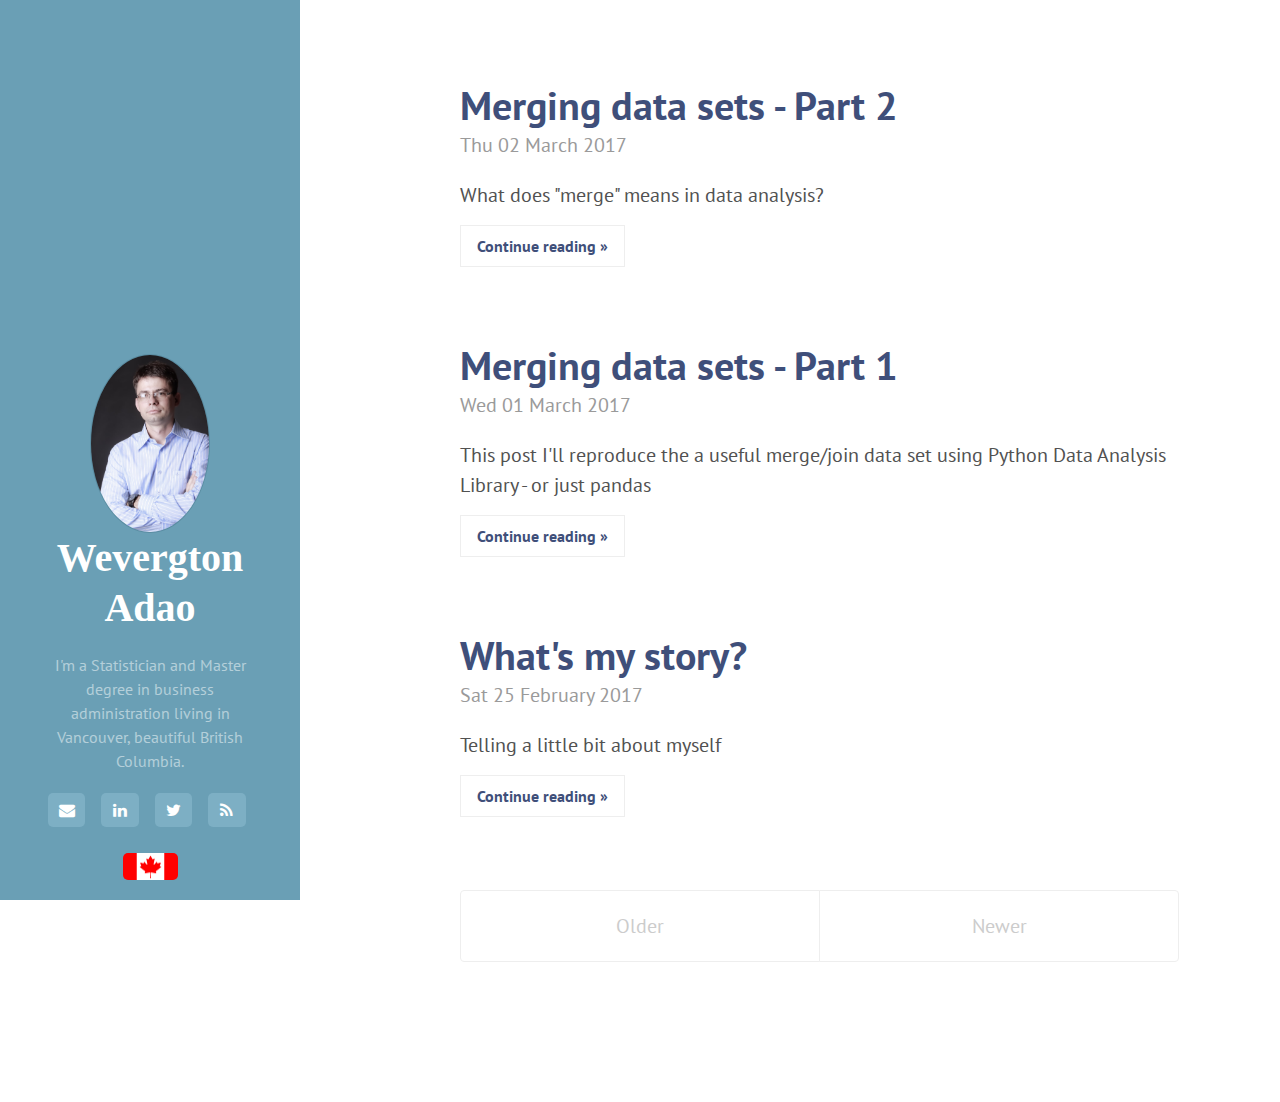
<file: index.html>
<!DOCTYPE html>
<html lang="english">
	<head>
		<link href="http://gmpg.org/xfn/11" rel="profile">
		<meta http-equiv="X-UA-Compatible" content="IE=edge">
		<meta http-equiv="content-type" content="text/html; charset=utf-8">

		<!-- Enable responsiveness on mobile devices-->
		<meta name="viewport" content="width=device-width, initial-scale=1.0, maximum-scale=1">

		<title>Data-Driven Decision Making</title>

		<!-- CSS -->
		<link href="//fonts.googleapis.com/" rel="dns-prefetch">
		<link href="//fonts.googleapis.com/css?family=Droid+Serif:400,700,400italic|Abril+Fatface|PT+Sans:400,400italic,700&amp;subset=latin,latin-ext" rel="stylesheet">

		<link rel="stylesheet" href="/theme/css/poole.css" />
		<link rel="stylesheet" href="/theme/css/hyde.css" />
		<link rel="stylesheet" href="/theme/css/syntax.css" />
		<link rel="stylesheet" href="https://maxcdn.bootstrapcdn.com/font-awesome/4.4.0/css/font-awesome.min.css">

		<!-- RSS -->
		<link rel="alternate" type="application/rss+xml" title="RSS" href="/atom.xml">
	</head>

	<body class="theme-base-0d">
<div class="sidebar">
	<div class="container sidebar-sticky">
		<div class="sidebar-about">

			<h1>
				<a href="wevergton.html">
					<img class="profile-picture" src="./images/werg_avatar.jpg"> Wevergton Adao
				</a>
			</h1>
			<p class="lead"></p>
			<p class="lead">I'm a Statistician and Master degree in business administration living in Vancouver, beautiful British Columbia.</p>
			<p></p>
		</div>
		<nav class="sidebar-nav">
			<a class="sidebar-nav-item" href="mailto:weverg@gmail.com">
				<i class="fa fa-envelope"></i>
			</a>
			<a class="sidebar-nav-item" href="https://ca.linkedin.com/in/wevergtonadao">
				<i class="fa fa-linkedin"></i>
			</a>
			<a class="sidebar-nav-item" href="https://twitter.com/werg_br">
				<i class="fa fa-twitter"></i>
			</a>	
			<a class="sidebar-nav-item" href="">
				<i class="fa fa-feed"></i>
			</a>
		</nav>
		
		<center><img src="./images/flag.png" align="middle" style="width: 25%; height: 25%; margin-top:80px;margin-bottom:0px"/></center>

	</div>
</div>		<div class="content container">
	<div class="posts">
			<div class="post">
				<h1 class="post-title" href="/Merge - Part 2.html#Merge - Part 2">
					<a href="/Merge - Part 2.html#Merge - Part 2">Merging data sets - Part 2</a>
				</h1>
				<span class="post-date">Thu 02 March 2017</span>
				<p>
					<p>What does "merge" means in data analysis?</p>
				</p>
				<a class="read-more" href="Merge - Part 2.html">Continue reading »</a>
			</div>
			<div class="post">
				<h1 class="post-title" href="/Merge - Part 1.html#Merge - Part 1">
					<a href="/Merge - Part 1.html#Merge - Part 1">Merging data sets - Part 1</a>
				</h1>
				<span class="post-date">Wed 01 March 2017</span>
				<p>
					<p>This post I'll reproduce the a useful merge/join data set using Python Data Analysis Library - or just pandas</p>
				</p>
				<a class="read-more" href="Merge - Part 1.html">Continue reading »</a>
			</div>
			<div class="post">
				<h1 class="post-title" href="/wevergton.html#wevergton">
					<a href="/wevergton.html#wevergton">What's my story?</a>
				</h1>
				<span class="post-date">Sat 25 February 2017</span>
				<p>
					<p>Telling a little bit about myself</p>
				</p>
				<a class="read-more" href="wevergton.html">Continue reading »</a>
			</div>
	</div>
	<div class="pagination">
		<span class="pagination-item older">Older</span>
		<span class="pagination-item newer">Newer</span>

	</div>
		</div>
	</body>
</html>
</file>
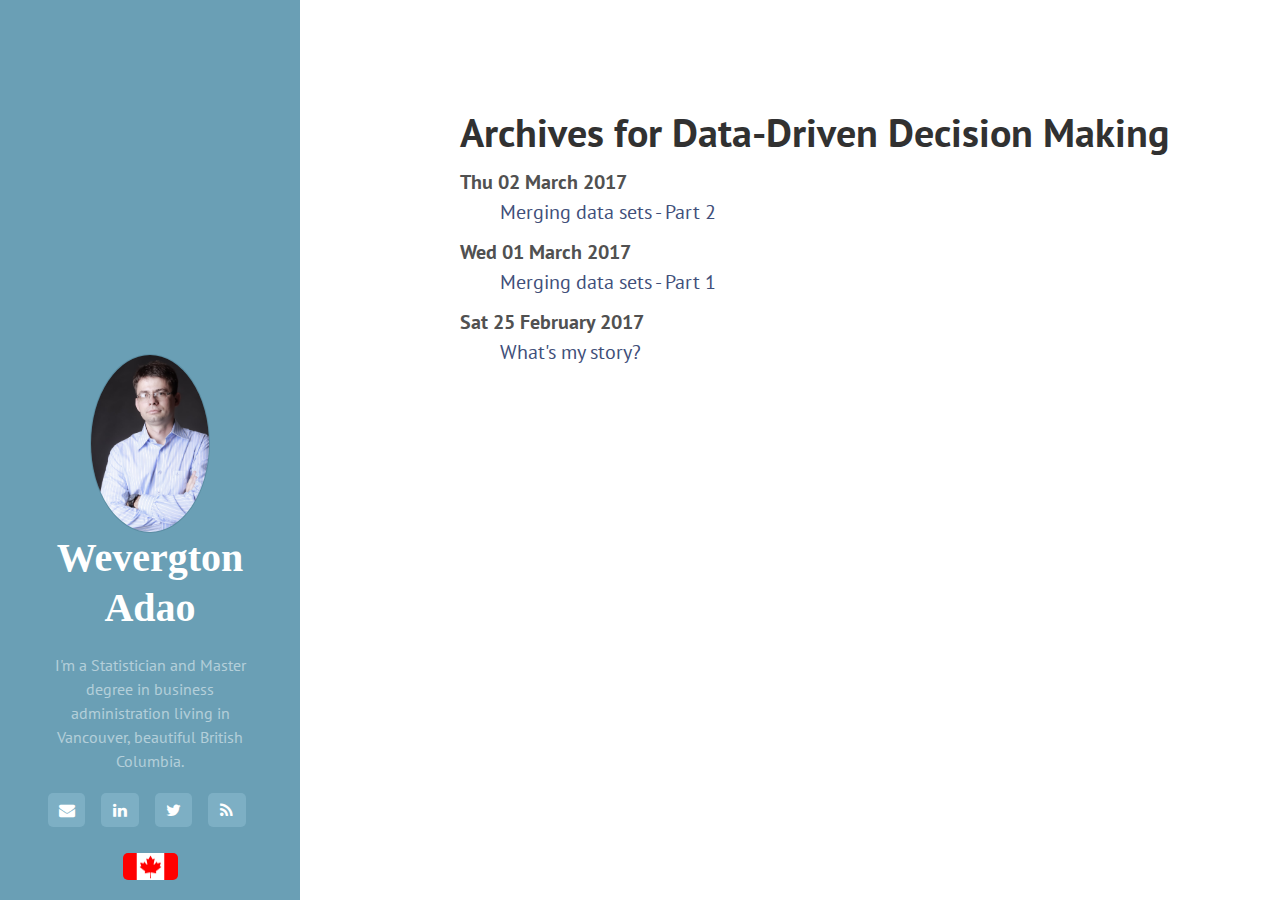
<file: archives.html>
<!DOCTYPE html>
<html lang="english">
	<head>
		<link href="http://gmpg.org/xfn/11" rel="profile">
		<meta http-equiv="X-UA-Compatible" content="IE=edge">
		<meta http-equiv="content-type" content="text/html; charset=utf-8">

		<!-- Enable responsiveness on mobile devices-->
		<meta name="viewport" content="width=device-width, initial-scale=1.0, maximum-scale=1">

		<title>Data-Driven Decision Making</title>

		<!-- CSS -->
		<link href="//fonts.googleapis.com/" rel="dns-prefetch">
		<link href="//fonts.googleapis.com/css?family=Droid+Serif:400,700,400italic|Abril+Fatface|PT+Sans:400,400italic,700&amp;subset=latin,latin-ext" rel="stylesheet">

		<link rel="stylesheet" href="/theme/css/poole.css" />
		<link rel="stylesheet" href="/theme/css/hyde.css" />
		<link rel="stylesheet" href="/theme/css/syntax.css" />
		<link rel="stylesheet" href="https://maxcdn.bootstrapcdn.com/font-awesome/4.4.0/css/font-awesome.min.css">

		<!-- RSS -->
		<link rel="alternate" type="application/rss+xml" title="RSS" href="/atom.xml">
	</head>

	<body class="theme-base-0d">
<div class="sidebar">
	<div class="container sidebar-sticky">
		<div class="sidebar-about">

			<h1>
				<a href="wevergton.html">
					<img class="profile-picture" src="./images/werg_avatar.jpg"> Wevergton Adao
				</a>
			</h1>
			<p class="lead"></p>
			<p class="lead">I'm a Statistician and Master degree in business administration living in Vancouver, beautiful British Columbia.</p>
			<p></p>
		</div>
		<nav class="sidebar-nav">
			<a class="sidebar-nav-item" href="mailto:weverg@gmail.com">
				<i class="fa fa-envelope"></i>
			</a>
			<a class="sidebar-nav-item" href="https://ca.linkedin.com/in/wevergtonadao">
				<i class="fa fa-linkedin"></i>
			</a>
			<a class="sidebar-nav-item" href="https://twitter.com/werg_br">
				<i class="fa fa-twitter"></i>
			</a>	
			<a class="sidebar-nav-item" href="">
				<i class="fa fa-feed"></i>
			</a>
		</nav>
		
		<center><img src="./images/flag.png" align="middle" style="width: 25%; height: 25%; margin-top:80px;margin-bottom:0px"/></center>

	</div>
</div>		<div class="content container">
<h1>Archives for Data-Driven Decision Making</h1>

<dl>
    <dt>Thu 02 March 2017</dt>
    <dd><a href="/Merge - Part 2.html">Merging data sets - Part 2</a></dd>
    <dt>Wed 01 March 2017</dt>
    <dd><a href="/Merge - Part 1.html">Merging data sets - Part 1</a></dd>
    <dt>Sat 25 February 2017</dt>
    <dd><a href="/wevergton.html">What's my story?</a></dd>
</dl>
		</div>
	</body>
</html>
</file>
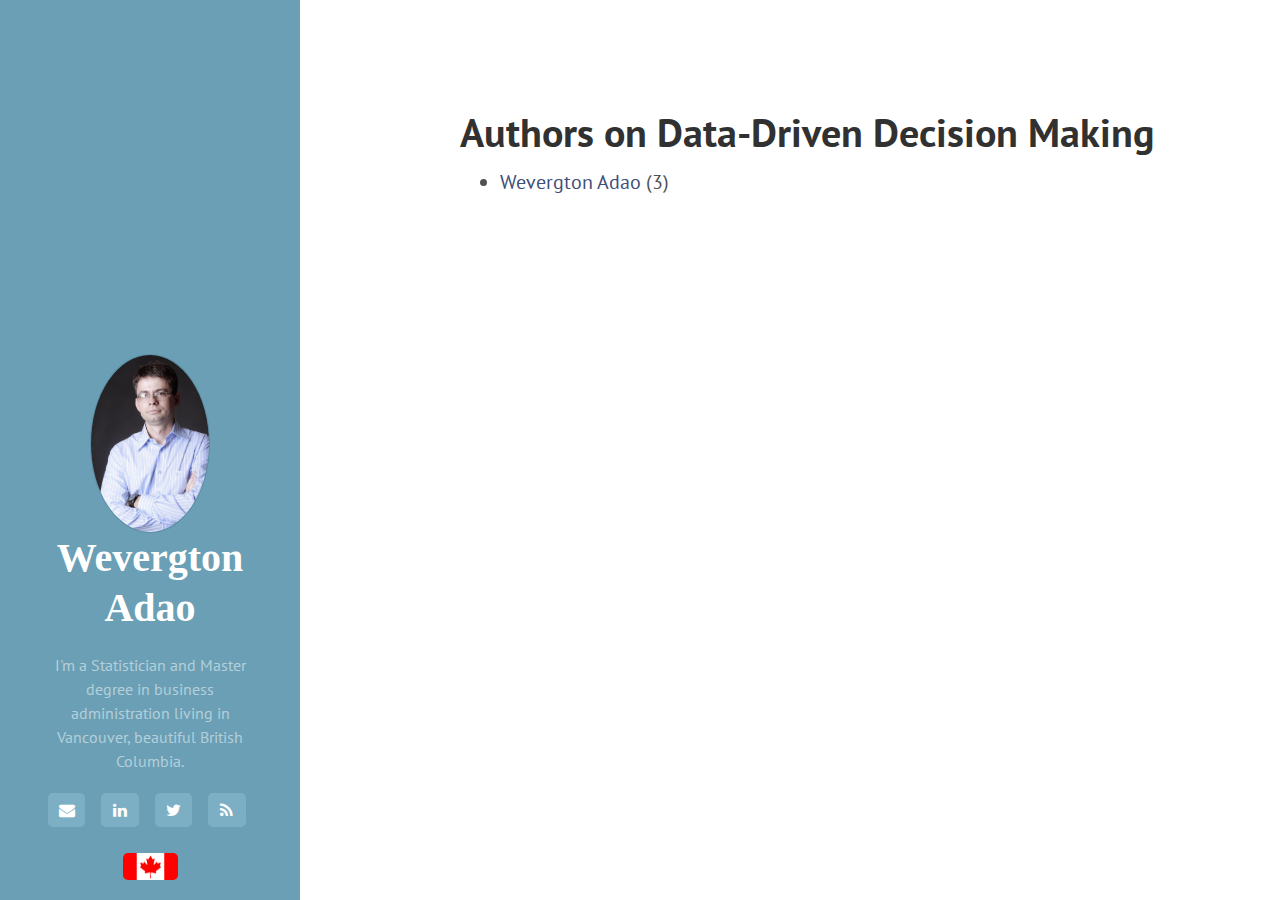
<file: authors.html>
<!DOCTYPE html>
<html lang="english">
	<head>
		<link href="http://gmpg.org/xfn/11" rel="profile">
		<meta http-equiv="X-UA-Compatible" content="IE=edge">
		<meta http-equiv="content-type" content="text/html; charset=utf-8">

		<!-- Enable responsiveness on mobile devices-->
		<meta name="viewport" content="width=device-width, initial-scale=1.0, maximum-scale=1">

		<title>Data-Driven Decision Making - Authors</title>

		<!-- CSS -->
		<link href="//fonts.googleapis.com/" rel="dns-prefetch">
		<link href="//fonts.googleapis.com/css?family=Droid+Serif:400,700,400italic|Abril+Fatface|PT+Sans:400,400italic,700&amp;subset=latin,latin-ext" rel="stylesheet">

		<link rel="stylesheet" href="/theme/css/poole.css" />
		<link rel="stylesheet" href="/theme/css/hyde.css" />
		<link rel="stylesheet" href="/theme/css/syntax.css" />
		<link rel="stylesheet" href="https://maxcdn.bootstrapcdn.com/font-awesome/4.4.0/css/font-awesome.min.css">

		<!-- RSS -->
		<link rel="alternate" type="application/rss+xml" title="RSS" href="/atom.xml">
	</head>

	<body class="theme-base-0d">
<div class="sidebar">
	<div class="container sidebar-sticky">
		<div class="sidebar-about">

			<h1>
				<a href="wevergton.html">
					<img class="profile-picture" src="./images/werg_avatar.jpg"> Wevergton Adao
				</a>
			</h1>
			<p class="lead"></p>
			<p class="lead">I'm a Statistician and Master degree in business administration living in Vancouver, beautiful British Columbia.</p>
			<p></p>
		</div>
		<nav class="sidebar-nav">
			<a class="sidebar-nav-item" href="mailto:weverg@gmail.com">
				<i class="fa fa-envelope"></i>
			</a>
			<a class="sidebar-nav-item" href="https://ca.linkedin.com/in/wevergtonadao">
				<i class="fa fa-linkedin"></i>
			</a>
			<a class="sidebar-nav-item" href="https://twitter.com/werg_br">
				<i class="fa fa-twitter"></i>
			</a>	
			<a class="sidebar-nav-item" href="">
				<i class="fa fa-feed"></i>
			</a>
		</nav>
		
		<center><img src="./images/flag.png" align="middle" style="width: 25%; height: 25%; margin-top:80px;margin-bottom:0px"/></center>

	</div>
</div>		<div class="content container">
    <h1>Authors on Data-Driven Decision Making</h1>

    <ul>        <li><a href="/author/wevergton-adao.html">Wevergton Adao</a> (3)</li>
    </ul>
		</div>
	</body>
</html>
</file>
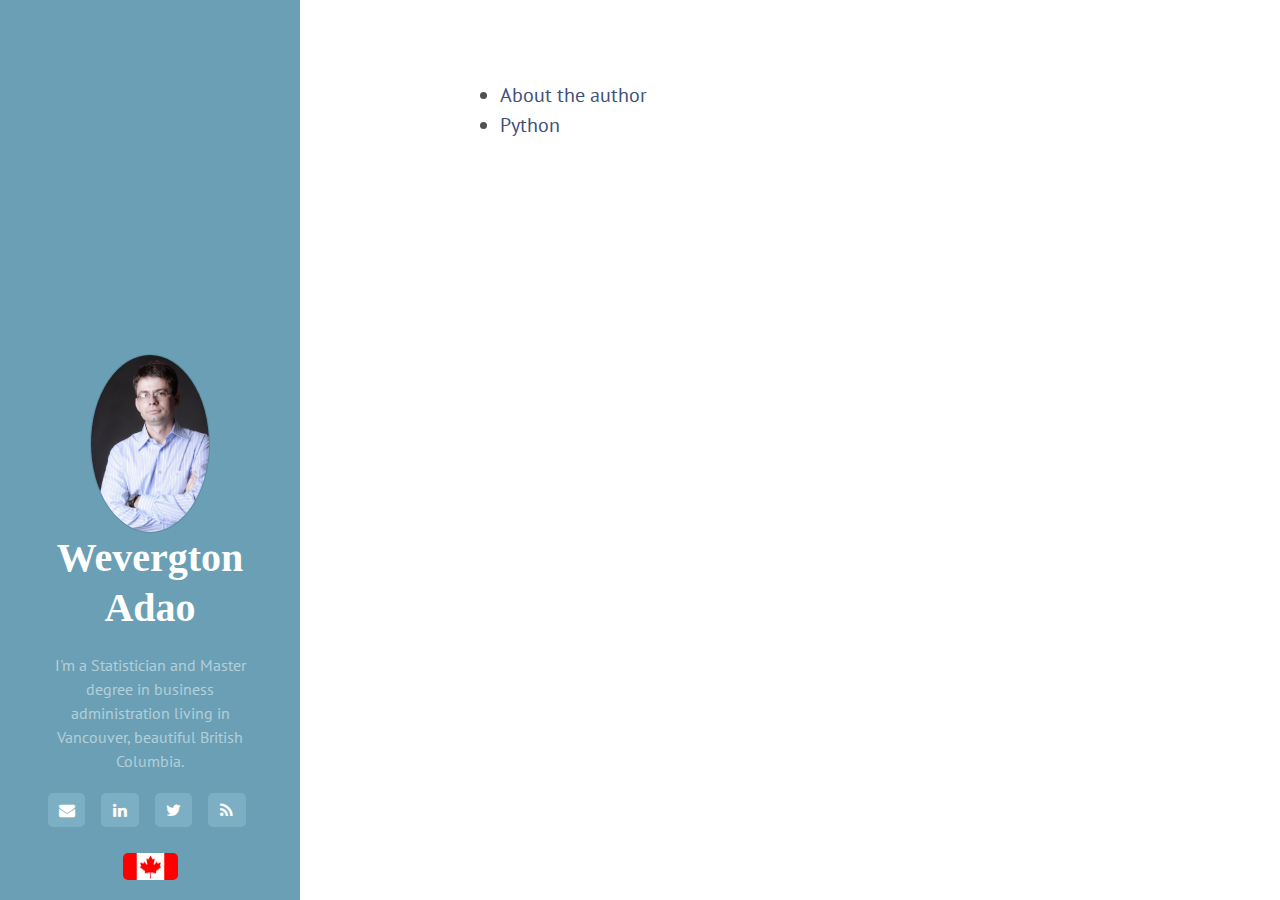
<file: categories.html>
<!DOCTYPE html>
<html lang="english">
	<head>
		<link href="http://gmpg.org/xfn/11" rel="profile">
		<meta http-equiv="X-UA-Compatible" content="IE=edge">
		<meta http-equiv="content-type" content="text/html; charset=utf-8">

		<!-- Enable responsiveness on mobile devices-->
		<meta name="viewport" content="width=device-width, initial-scale=1.0, maximum-scale=1">

		<title>Data-Driven Decision Making</title>

		<!-- CSS -->
		<link href="//fonts.googleapis.com/" rel="dns-prefetch">
		<link href="//fonts.googleapis.com/css?family=Droid+Serif:400,700,400italic|Abril+Fatface|PT+Sans:400,400italic,700&amp;subset=latin,latin-ext" rel="stylesheet">

		<link rel="stylesheet" href="/theme/css/poole.css" />
		<link rel="stylesheet" href="/theme/css/hyde.css" />
		<link rel="stylesheet" href="/theme/css/syntax.css" />
		<link rel="stylesheet" href="https://maxcdn.bootstrapcdn.com/font-awesome/4.4.0/css/font-awesome.min.css">

		<!-- RSS -->
		<link rel="alternate" type="application/rss+xml" title="RSS" href="/atom.xml">
	</head>

	<body class="theme-base-0d">
<div class="sidebar">
	<div class="container sidebar-sticky">
		<div class="sidebar-about">

			<h1>
				<a href="wevergton.html">
					<img class="profile-picture" src="./images/werg_avatar.jpg"> Wevergton Adao
				</a>
			</h1>
			<p class="lead"></p>
			<p class="lead">I'm a Statistician and Master degree in business administration living in Vancouver, beautiful British Columbia.</p>
			<p></p>
		</div>
		<nav class="sidebar-nav">
			<a class="sidebar-nav-item" href="mailto:weverg@gmail.com">
				<i class="fa fa-envelope"></i>
			</a>
			<a class="sidebar-nav-item" href="https://ca.linkedin.com/in/wevergtonadao">
				<i class="fa fa-linkedin"></i>
			</a>
			<a class="sidebar-nav-item" href="https://twitter.com/werg_br">
				<i class="fa fa-twitter"></i>
			</a>	
			<a class="sidebar-nav-item" href="">
				<i class="fa fa-feed"></i>
			</a>
		</nav>
		
		<center><img src="./images/flag.png" align="middle" style="width: 25%; height: 25%; margin-top:80px;margin-bottom:0px"/></center>

	</div>
</div>		<div class="content container">
<ul>
    <li><a href="/category/about-the-author.html">About the author</a></li>
    <li><a href="/category/python.html">Python</a></li>
</ul>
		</div>
	</body>
</html>
</file>
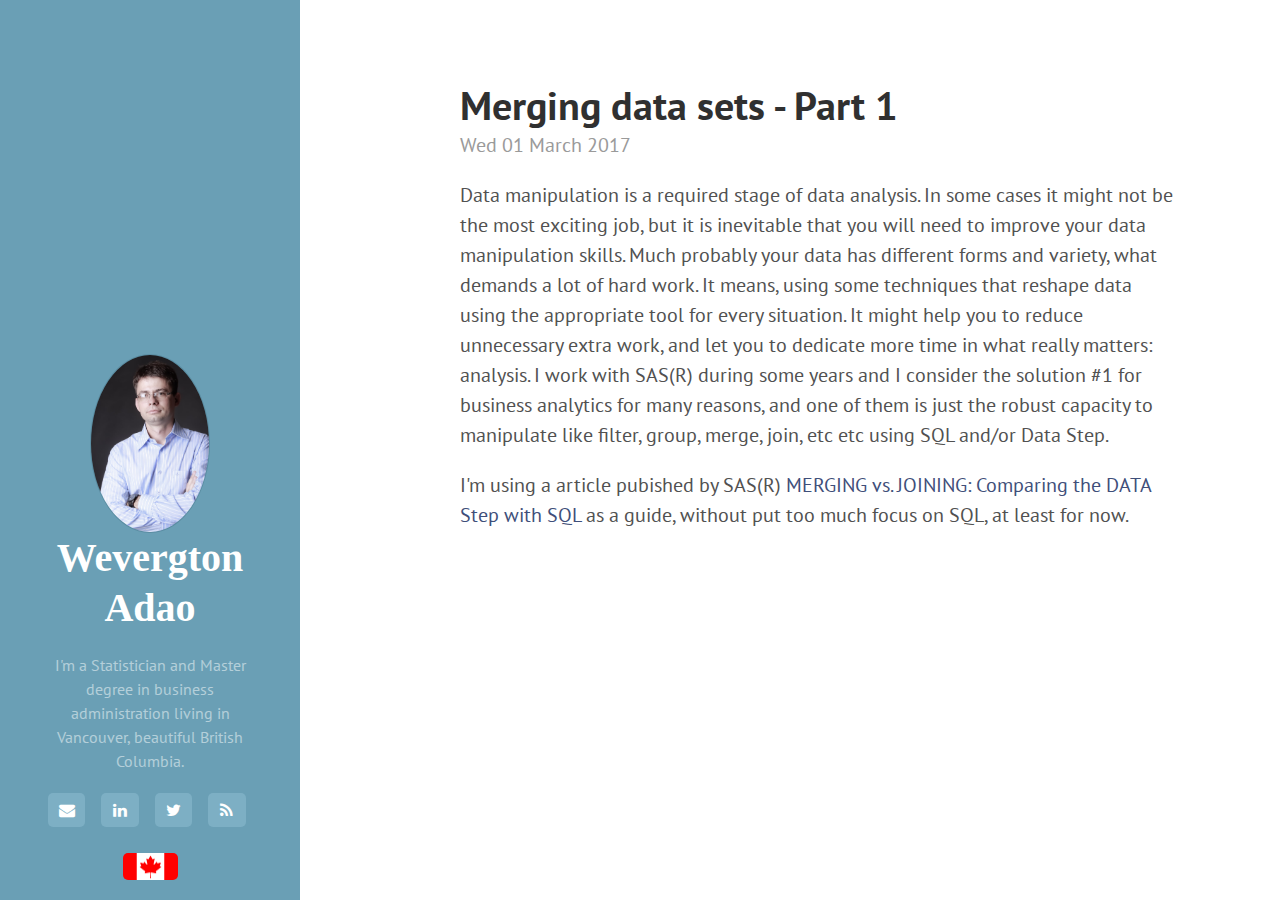
<file: Merge - Part 1.html>
<!DOCTYPE html>
<html lang="english">
	<head>
		<link href="http://gmpg.org/xfn/11" rel="profile">
		<meta http-equiv="X-UA-Compatible" content="IE=edge">
		<meta http-equiv="content-type" content="text/html; charset=utf-8">

		<!-- Enable responsiveness on mobile devices-->
		<meta name="viewport" content="width=device-width, initial-scale=1.0, maximum-scale=1">

		<title>Data-Driven Decision Making</title>

		<!-- CSS -->
		<link href="//fonts.googleapis.com/" rel="dns-prefetch">
		<link href="//fonts.googleapis.com/css?family=Droid+Serif:400,700,400italic|Abril+Fatface|PT+Sans:400,400italic,700&amp;subset=latin,latin-ext" rel="stylesheet">

		<link rel="stylesheet" href="/theme/css/poole.css" />
		<link rel="stylesheet" href="/theme/css/hyde.css" />
		<link rel="stylesheet" href="/theme/css/syntax.css" />
		<link rel="stylesheet" href="https://maxcdn.bootstrapcdn.com/font-awesome/4.4.0/css/font-awesome.min.css">

		<!-- RSS -->
		<link rel="alternate" type="application/rss+xml" title="RSS" href="/atom.xml">
	</head>

	<body class="theme-base-0d">
<div class="sidebar">
	<div class="container sidebar-sticky">
		<div class="sidebar-about">

			<h1>
				<a href="wevergton.html">
					<img class="profile-picture" src="./images/werg_avatar.jpg"> Wevergton Adao
				</a>
			</h1>
			<p class="lead"></p>
			<p class="lead">I'm a Statistician and Master degree in business administration living in Vancouver, beautiful British Columbia.</p>
			<p></p>
		</div>
		<nav class="sidebar-nav">
			<a class="sidebar-nav-item" href="mailto:weverg@gmail.com">
				<i class="fa fa-envelope"></i>
			</a>
			<a class="sidebar-nav-item" href="https://ca.linkedin.com/in/wevergtonadao">
				<i class="fa fa-linkedin"></i>
			</a>
			<a class="sidebar-nav-item" href="https://twitter.com/werg_br">
				<i class="fa fa-twitter"></i>
			</a>	
			<a class="sidebar-nav-item" href="">
				<i class="fa fa-feed"></i>
			</a>
		</nav>
		
		<center><img src="./images/flag.png" align="middle" style="width: 25%; height: 25%; margin-top:80px;margin-bottom:0px"/></center>

	</div>
</div>		<div class="content container">
<div class="post">
	<h1 class="post-title">Merging data sets - Part 1</h1>
	<span class="post-date">Wed 01 March 2017</span>
	<p>Data manipulation is a required stage of data analysis. In some cases it might not be the most exciting job, but it is inevitable that you will need to improve your data manipulation skills. Much probably your data has different forms and variety, what demands a lot of hard work. It means, using some techniques that reshape data using the appropriate tool for every situation. It might help you to reduce unnecessary extra work, and let you to dedicate more time in what really matters: analysis.
I work with SAS(R) during some years and I consider the solution #1 for business analytics for many reasons, and one of them is just the robust capacity to manipulate like filter, group, merge, join, etc etc using SQL and/or Data Step.</p>
<p>I'm using a article pubished by SAS(R) <a href="http://www2.sas.com/proceedings/sugi30/249-30.pdf">MERGING vs. JOINING: Comparing the DATA Step with SQL</a> as a guide, without put too much focus on SQL, at least for now. </p>
</div>
		</div>
	</body>
</html>
</file>
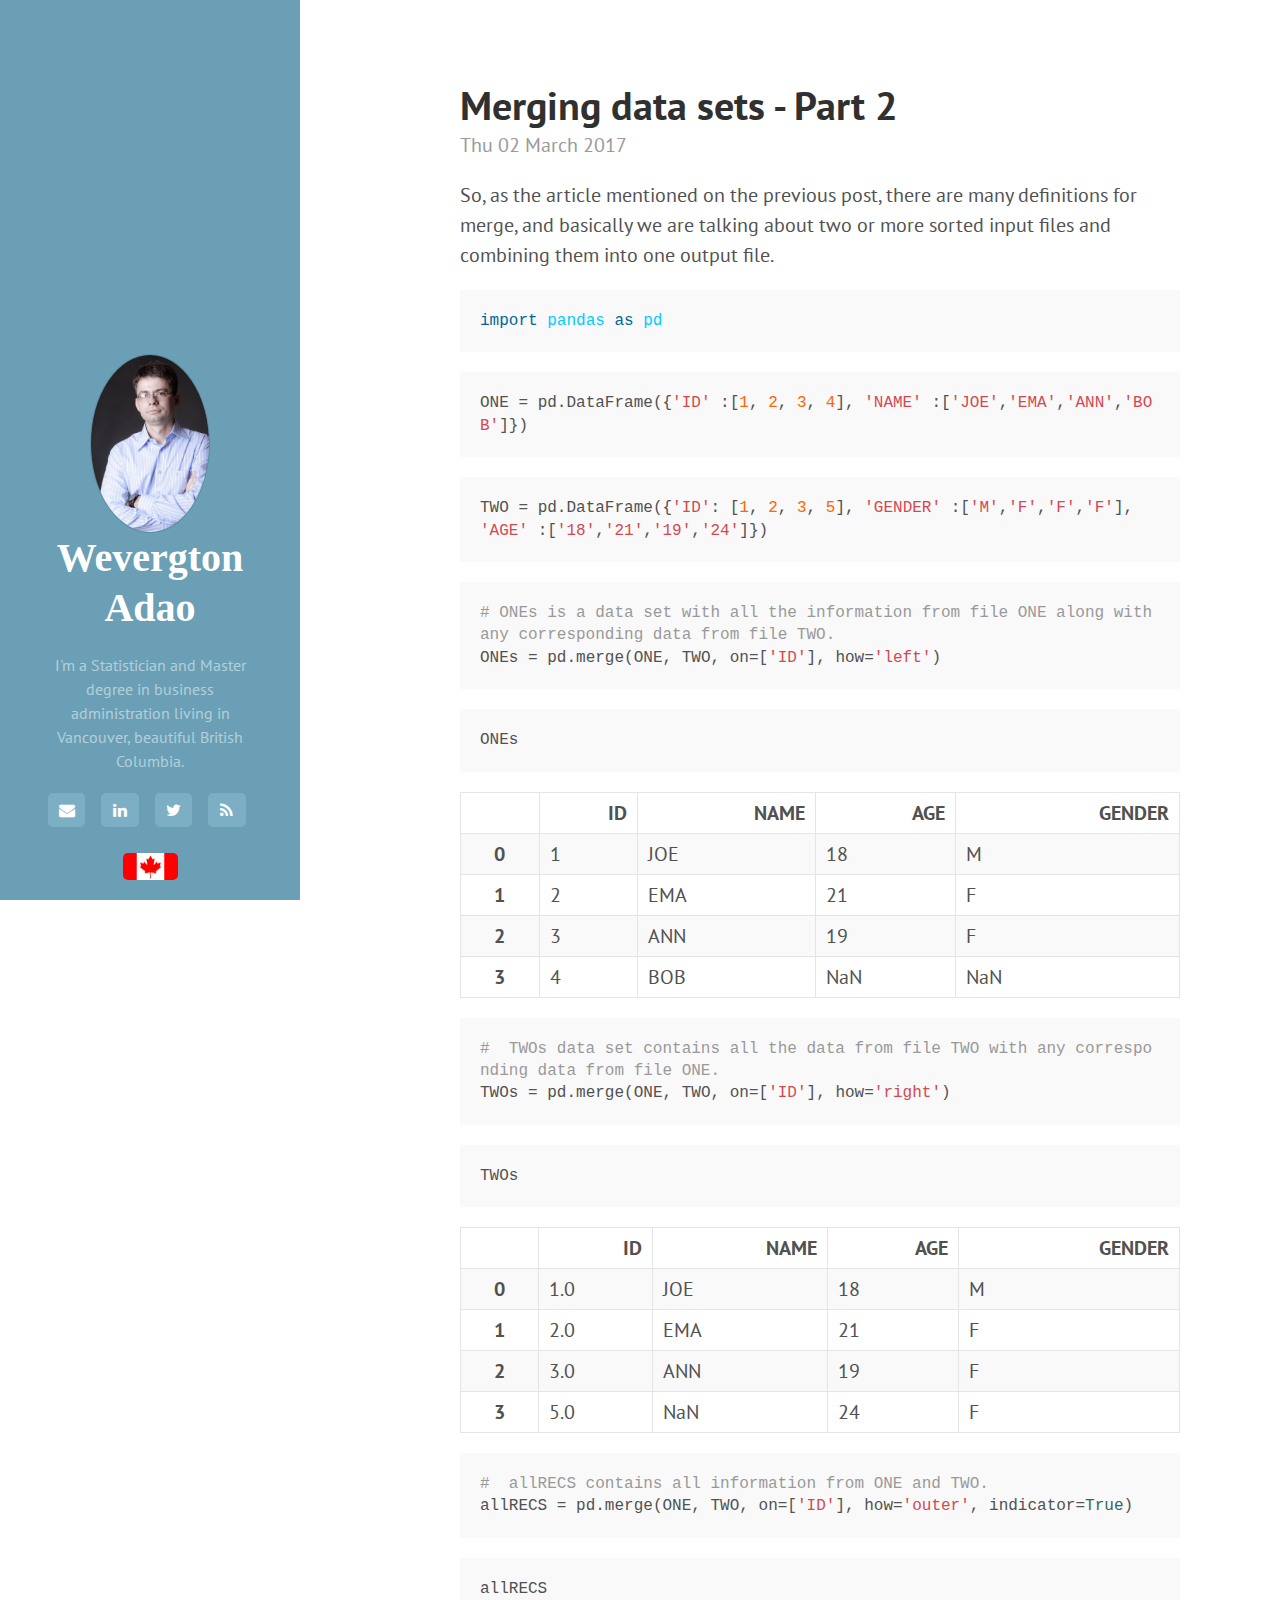
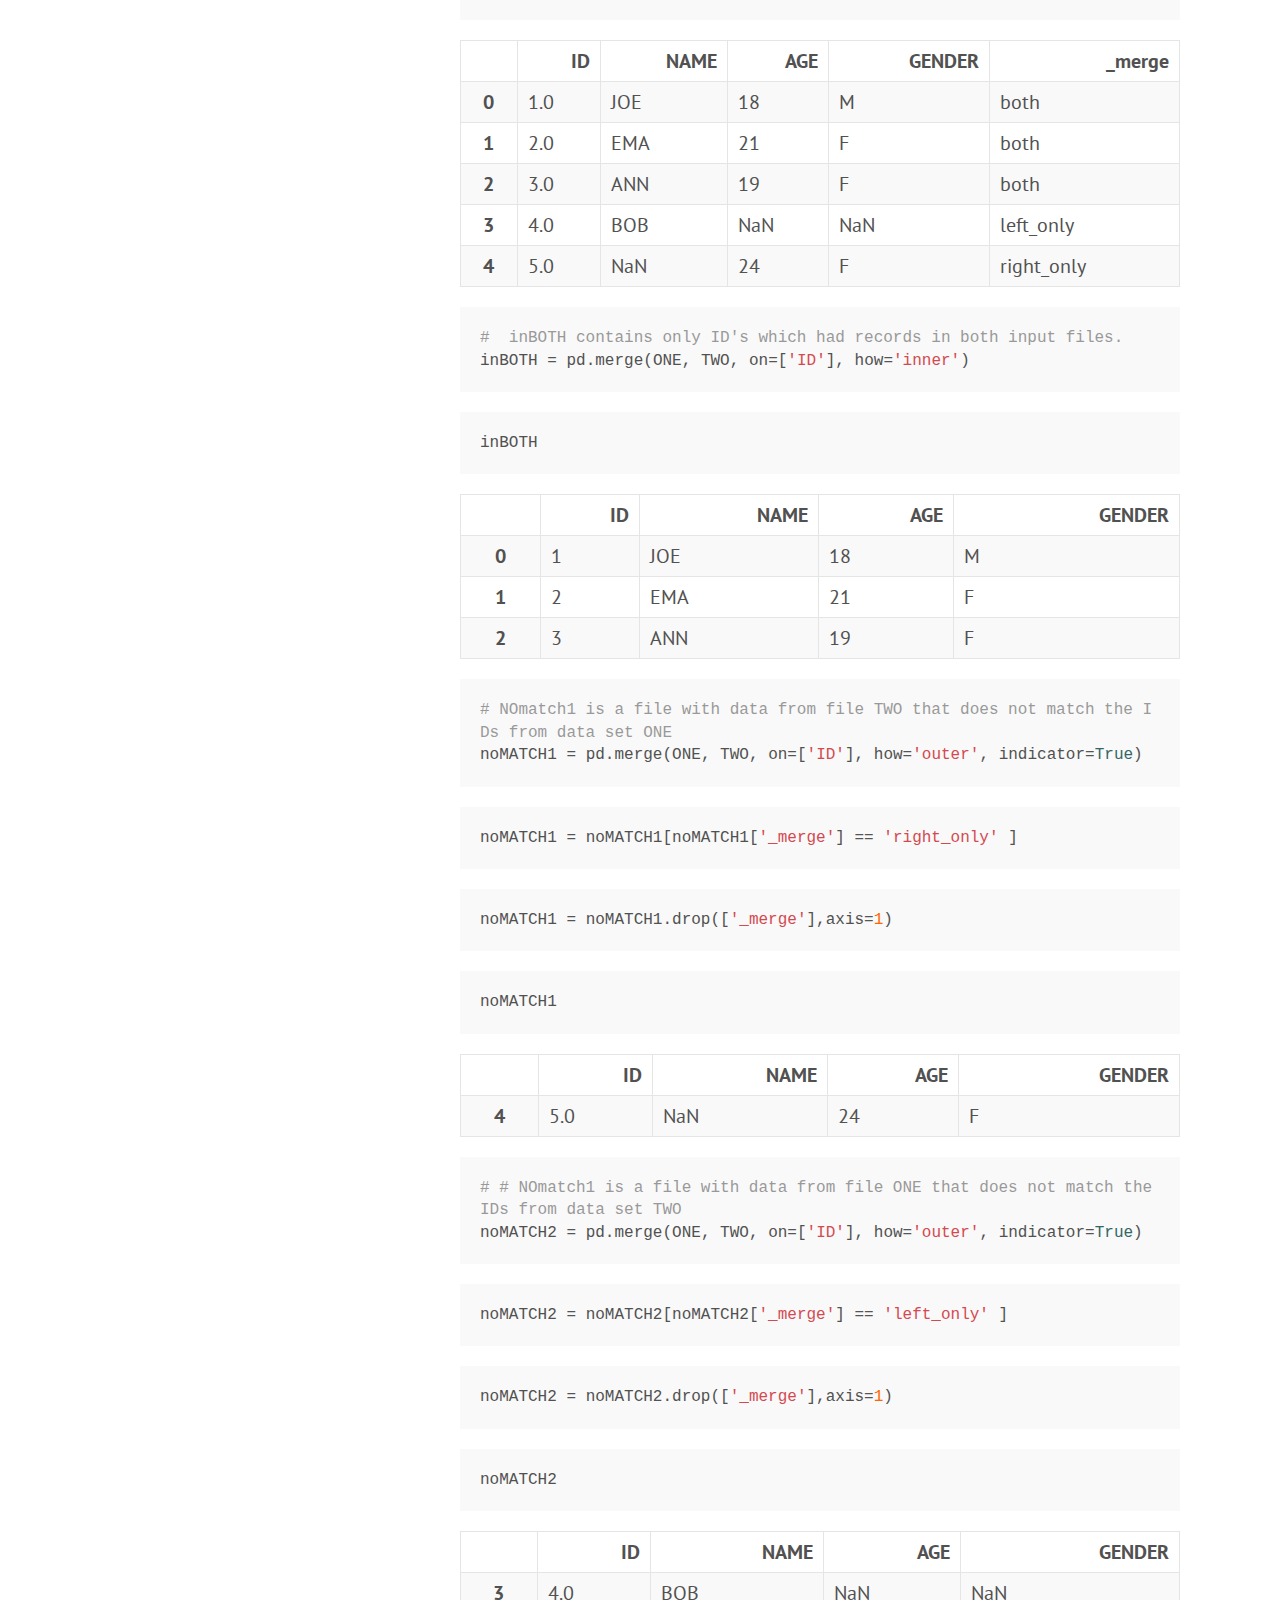
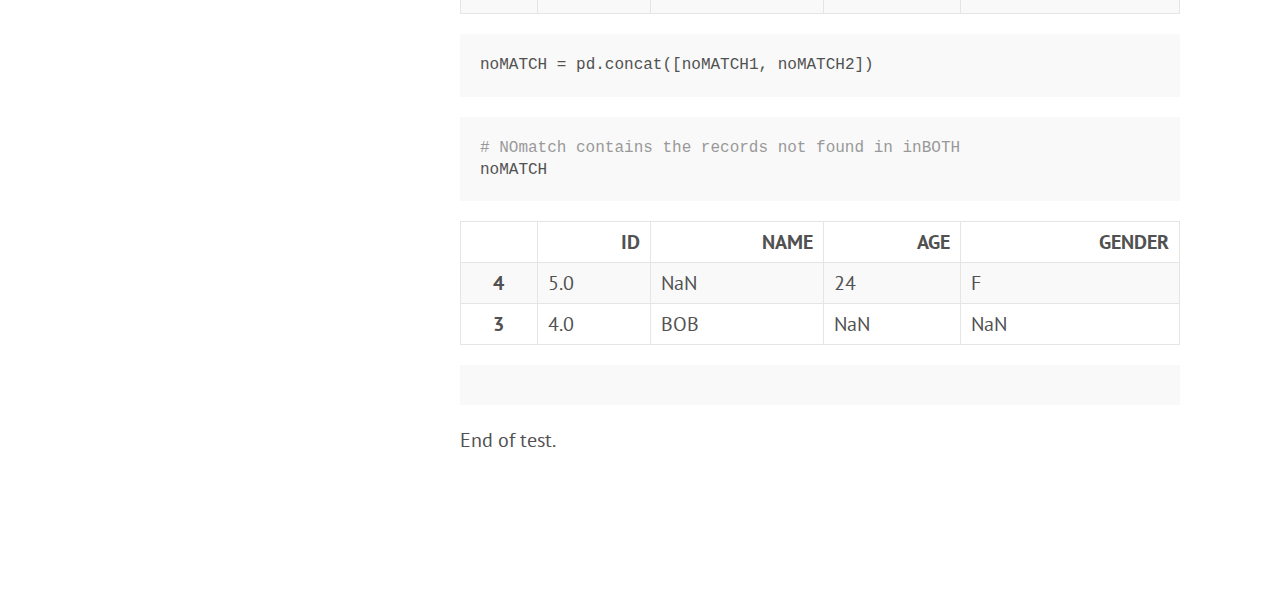
<file: Merge - Part 2.html>
<!DOCTYPE html>
<html lang="english">
	<head>
		<link href="http://gmpg.org/xfn/11" rel="profile">
		<meta http-equiv="X-UA-Compatible" content="IE=edge">
		<meta http-equiv="content-type" content="text/html; charset=utf-8">

		<!-- Enable responsiveness on mobile devices-->
		<meta name="viewport" content="width=device-width, initial-scale=1.0, maximum-scale=1">

		<title>Data-Driven Decision Making</title>

		<!-- CSS -->
		<link href="//fonts.googleapis.com/" rel="dns-prefetch">
		<link href="//fonts.googleapis.com/css?family=Droid+Serif:400,700,400italic|Abril+Fatface|PT+Sans:400,400italic,700&amp;subset=latin,latin-ext" rel="stylesheet">

		<link rel="stylesheet" href="/theme/css/poole.css" />
		<link rel="stylesheet" href="/theme/css/hyde.css" />
		<link rel="stylesheet" href="/theme/css/syntax.css" />
		<link rel="stylesheet" href="https://maxcdn.bootstrapcdn.com/font-awesome/4.4.0/css/font-awesome.min.css">

		<!-- RSS -->
		<link rel="alternate" type="application/rss+xml" title="RSS" href="/atom.xml">
	</head>

	<body class="theme-base-0d">
<div class="sidebar">
	<div class="container sidebar-sticky">
		<div class="sidebar-about">

			<h1>
				<a href="wevergton.html">
					<img class="profile-picture" src="./images/werg_avatar.jpg"> Wevergton Adao
				</a>
			</h1>
			<p class="lead"></p>
			<p class="lead">I'm a Statistician and Master degree in business administration living in Vancouver, beautiful British Columbia.</p>
			<p></p>
		</div>
		<nav class="sidebar-nav">
			<a class="sidebar-nav-item" href="mailto:weverg@gmail.com">
				<i class="fa fa-envelope"></i>
			</a>
			<a class="sidebar-nav-item" href="https://ca.linkedin.com/in/wevergtonadao">
				<i class="fa fa-linkedin"></i>
			</a>
			<a class="sidebar-nav-item" href="https://twitter.com/werg_br">
				<i class="fa fa-twitter"></i>
			</a>	
			<a class="sidebar-nav-item" href="">
				<i class="fa fa-feed"></i>
			</a>
		</nav>
		
		<center><img src="./images/flag.png" align="middle" style="width: 25%; height: 25%; margin-top:80px;margin-bottom:0px"/></center>

	</div>
</div>		<div class="content container">
<div class="post">
	<h1 class="post-title">Merging data sets - Part 2</h1>
	<span class="post-date">Thu 02 March 2017</span>
	<p>So, as the article mentioned on the previous post, there are many definitions for merge, and basically we are talking about two or more sorted input files and combining them into one output file. </p>
<div class="highlight"><pre><span class="kn">import</span> <span class="nn">pandas</span> <span class="kn">as</span> <span class="nn">pd</span>
</pre></div>


<div class="highlight"><pre><span class="n">ONE</span> <span class="o">=</span> <span class="n">pd</span><span class="o">.</span><span class="n">DataFrame</span><span class="p">({</span><span class="s">&#39;ID&#39;</span> <span class="p">:[</span><span class="mi">1</span><span class="p">,</span> <span class="mi">2</span><span class="p">,</span> <span class="mi">3</span><span class="p">,</span> <span class="mi">4</span><span class="p">],</span> <span class="s">&#39;NAME&#39;</span> <span class="p">:[</span><span class="s">&#39;JOE&#39;</span><span class="p">,</span><span class="s">&#39;EMA&#39;</span><span class="p">,</span><span class="s">&#39;ANN&#39;</span><span class="p">,</span><span class="s">&#39;BOB&#39;</span><span class="p">]})</span>
</pre></div>


<div class="highlight"><pre><span class="n">TWO</span> <span class="o">=</span> <span class="n">pd</span><span class="o">.</span><span class="n">DataFrame</span><span class="p">({</span><span class="s">&#39;ID&#39;</span><span class="p">:</span> <span class="p">[</span><span class="mi">1</span><span class="p">,</span> <span class="mi">2</span><span class="p">,</span> <span class="mi">3</span><span class="p">,</span> <span class="mi">5</span><span class="p">],</span> <span class="s">&#39;GENDER&#39;</span> <span class="p">:[</span><span class="s">&#39;M&#39;</span><span class="p">,</span><span class="s">&#39;F&#39;</span><span class="p">,</span><span class="s">&#39;F&#39;</span><span class="p">,</span><span class="s">&#39;F&#39;</span><span class="p">],</span> <span class="s">&#39;AGE&#39;</span> <span class="p">:[</span><span class="s">&#39;18&#39;</span><span class="p">,</span><span class="s">&#39;21&#39;</span><span class="p">,</span><span class="s">&#39;19&#39;</span><span class="p">,</span><span class="s">&#39;24&#39;</span><span class="p">]})</span>
</pre></div>


<div class="highlight"><pre><span class="c"># ONEs is a data set with all the information from file ONE along with any corresponding data from file TWO. </span>
<span class="n">ONEs</span> <span class="o">=</span> <span class="n">pd</span><span class="o">.</span><span class="n">merge</span><span class="p">(</span><span class="n">ONE</span><span class="p">,</span> <span class="n">TWO</span><span class="p">,</span> <span class="n">on</span><span class="o">=</span><span class="p">[</span><span class="s">&#39;ID&#39;</span><span class="p">],</span> <span class="n">how</span><span class="o">=</span><span class="s">&#39;left&#39;</span><span class="p">)</span>
</pre></div>


<div class="highlight"><pre><span class="n">ONEs</span>
</pre></div>


<div>
<table border="1" class="dataframe">
  <thead>
    <tr style="text-align: right;">
      <th></th>
      <th>ID</th>
      <th>NAME</th>
      <th>AGE</th>
      <th>GENDER</th>
    </tr>
  </thead>
  <tbody>
    <tr>
      <th>0</th>
      <td>1</td>
      <td>JOE</td>
      <td>18</td>
      <td>M</td>
    </tr>
    <tr>
      <th>1</th>
      <td>2</td>
      <td>EMA</td>
      <td>21</td>
      <td>F</td>
    </tr>
    <tr>
      <th>2</th>
      <td>3</td>
      <td>ANN</td>
      <td>19</td>
      <td>F</td>
    </tr>
    <tr>
      <th>3</th>
      <td>4</td>
      <td>BOB</td>
      <td>NaN</td>
      <td>NaN</td>
    </tr>
  </tbody>
</table>
</div>

<div class="highlight"><pre><span class="c">#  TWOs data set contains all the data from file TWO with any corresponding data from file ONE.</span>
<span class="n">TWOs</span> <span class="o">=</span> <span class="n">pd</span><span class="o">.</span><span class="n">merge</span><span class="p">(</span><span class="n">ONE</span><span class="p">,</span> <span class="n">TWO</span><span class="p">,</span> <span class="n">on</span><span class="o">=</span><span class="p">[</span><span class="s">&#39;ID&#39;</span><span class="p">],</span> <span class="n">how</span><span class="o">=</span><span class="s">&#39;right&#39;</span><span class="p">)</span>
</pre></div>


<div class="highlight"><pre><span class="n">TWOs</span>
</pre></div>


<div>
<table border="1" class="dataframe">
  <thead>
    <tr style="text-align: right;">
      <th></th>
      <th>ID</th>
      <th>NAME</th>
      <th>AGE</th>
      <th>GENDER</th>
    </tr>
  </thead>
  <tbody>
    <tr>
      <th>0</th>
      <td>1.0</td>
      <td>JOE</td>
      <td>18</td>
      <td>M</td>
    </tr>
    <tr>
      <th>1</th>
      <td>2.0</td>
      <td>EMA</td>
      <td>21</td>
      <td>F</td>
    </tr>
    <tr>
      <th>2</th>
      <td>3.0</td>
      <td>ANN</td>
      <td>19</td>
      <td>F</td>
    </tr>
    <tr>
      <th>3</th>
      <td>5.0</td>
      <td>NaN</td>
      <td>24</td>
      <td>F</td>
    </tr>
  </tbody>
</table>
</div>

<div class="highlight"><pre><span class="c">#  allRECS contains all information from ONE and TWO.</span>
<span class="n">allRECS</span> <span class="o">=</span> <span class="n">pd</span><span class="o">.</span><span class="n">merge</span><span class="p">(</span><span class="n">ONE</span><span class="p">,</span> <span class="n">TWO</span><span class="p">,</span> <span class="n">on</span><span class="o">=</span><span class="p">[</span><span class="s">&#39;ID&#39;</span><span class="p">],</span> <span class="n">how</span><span class="o">=</span><span class="s">&#39;outer&#39;</span><span class="p">,</span> <span class="n">indicator</span><span class="o">=</span><span class="bp">True</span><span class="p">)</span>
</pre></div>


<div class="highlight"><pre><span class="n">allRECS</span>
</pre></div>


<div>
<table border="1" class="dataframe">
  <thead>
    <tr style="text-align: right;">
      <th></th>
      <th>ID</th>
      <th>NAME</th>
      <th>AGE</th>
      <th>GENDER</th>
      <th>_merge</th>
    </tr>
  </thead>
  <tbody>
    <tr>
      <th>0</th>
      <td>1.0</td>
      <td>JOE</td>
      <td>18</td>
      <td>M</td>
      <td>both</td>
    </tr>
    <tr>
      <th>1</th>
      <td>2.0</td>
      <td>EMA</td>
      <td>21</td>
      <td>F</td>
      <td>both</td>
    </tr>
    <tr>
      <th>2</th>
      <td>3.0</td>
      <td>ANN</td>
      <td>19</td>
      <td>F</td>
      <td>both</td>
    </tr>
    <tr>
      <th>3</th>
      <td>4.0</td>
      <td>BOB</td>
      <td>NaN</td>
      <td>NaN</td>
      <td>left_only</td>
    </tr>
    <tr>
      <th>4</th>
      <td>5.0</td>
      <td>NaN</td>
      <td>24</td>
      <td>F</td>
      <td>right_only</td>
    </tr>
  </tbody>
</table>
</div>

<div class="highlight"><pre><span class="c">#  inBOTH contains only ID&#39;s which had records in both input files. </span>
<span class="n">inBOTH</span> <span class="o">=</span> <span class="n">pd</span><span class="o">.</span><span class="n">merge</span><span class="p">(</span><span class="n">ONE</span><span class="p">,</span> <span class="n">TWO</span><span class="p">,</span> <span class="n">on</span><span class="o">=</span><span class="p">[</span><span class="s">&#39;ID&#39;</span><span class="p">],</span> <span class="n">how</span><span class="o">=</span><span class="s">&#39;inner&#39;</span><span class="p">)</span>
</pre></div>


<div class="highlight"><pre><span class="n">inBOTH</span>
</pre></div>


<div>
<table border="1" class="dataframe">
  <thead>
    <tr style="text-align: right;">
      <th></th>
      <th>ID</th>
      <th>NAME</th>
      <th>AGE</th>
      <th>GENDER</th>
    </tr>
  </thead>
  <tbody>
    <tr>
      <th>0</th>
      <td>1</td>
      <td>JOE</td>
      <td>18</td>
      <td>M</td>
    </tr>
    <tr>
      <th>1</th>
      <td>2</td>
      <td>EMA</td>
      <td>21</td>
      <td>F</td>
    </tr>
    <tr>
      <th>2</th>
      <td>3</td>
      <td>ANN</td>
      <td>19</td>
      <td>F</td>
    </tr>
  </tbody>
</table>
</div>

<div class="highlight"><pre><span class="c"># NOmatch1 is a file with data from file TWO that does not match the IDs from data set ONE </span>
<span class="n">noMATCH1</span> <span class="o">=</span> <span class="n">pd</span><span class="o">.</span><span class="n">merge</span><span class="p">(</span><span class="n">ONE</span><span class="p">,</span> <span class="n">TWO</span><span class="p">,</span> <span class="n">on</span><span class="o">=</span><span class="p">[</span><span class="s">&#39;ID&#39;</span><span class="p">],</span> <span class="n">how</span><span class="o">=</span><span class="s">&#39;outer&#39;</span><span class="p">,</span> <span class="n">indicator</span><span class="o">=</span><span class="bp">True</span><span class="p">)</span>
</pre></div>


<div class="highlight"><pre><span class="n">noMATCH1</span> <span class="o">=</span> <span class="n">noMATCH1</span><span class="p">[</span><span class="n">noMATCH1</span><span class="p">[</span><span class="s">&#39;_merge&#39;</span><span class="p">]</span> <span class="o">==</span> <span class="s">&#39;right_only&#39;</span> <span class="p">]</span>
</pre></div>


<div class="highlight"><pre><span class="n">noMATCH1</span> <span class="o">=</span> <span class="n">noMATCH1</span><span class="o">.</span><span class="n">drop</span><span class="p">([</span><span class="s">&#39;_merge&#39;</span><span class="p">],</span><span class="n">axis</span><span class="o">=</span><span class="mi">1</span><span class="p">)</span>
</pre></div>


<div class="highlight"><pre><span class="n">noMATCH1</span>
</pre></div>


<div>
<table border="1" class="dataframe">
  <thead>
    <tr style="text-align: right;">
      <th></th>
      <th>ID</th>
      <th>NAME</th>
      <th>AGE</th>
      <th>GENDER</th>
    </tr>
  </thead>
  <tbody>
    <tr>
      <th>4</th>
      <td>5.0</td>
      <td>NaN</td>
      <td>24</td>
      <td>F</td>
    </tr>
  </tbody>
</table>
</div>

<div class="highlight"><pre><span class="c"># # NOmatch1 is a file with data from file ONE that does not match the IDs from data set TWO </span>
<span class="n">noMATCH2</span> <span class="o">=</span> <span class="n">pd</span><span class="o">.</span><span class="n">merge</span><span class="p">(</span><span class="n">ONE</span><span class="p">,</span> <span class="n">TWO</span><span class="p">,</span> <span class="n">on</span><span class="o">=</span><span class="p">[</span><span class="s">&#39;ID&#39;</span><span class="p">],</span> <span class="n">how</span><span class="o">=</span><span class="s">&#39;outer&#39;</span><span class="p">,</span> <span class="n">indicator</span><span class="o">=</span><span class="bp">True</span><span class="p">)</span>
</pre></div>


<div class="highlight"><pre><span class="n">noMATCH2</span> <span class="o">=</span> <span class="n">noMATCH2</span><span class="p">[</span><span class="n">noMATCH2</span><span class="p">[</span><span class="s">&#39;_merge&#39;</span><span class="p">]</span> <span class="o">==</span> <span class="s">&#39;left_only&#39;</span> <span class="p">]</span>
</pre></div>


<div class="highlight"><pre><span class="n">noMATCH2</span> <span class="o">=</span> <span class="n">noMATCH2</span><span class="o">.</span><span class="n">drop</span><span class="p">([</span><span class="s">&#39;_merge&#39;</span><span class="p">],</span><span class="n">axis</span><span class="o">=</span><span class="mi">1</span><span class="p">)</span>
</pre></div>


<div class="highlight"><pre><span class="n">noMATCH2</span>
</pre></div>


<div>
<table border="1" class="dataframe">
  <thead>
    <tr style="text-align: right;">
      <th></th>
      <th>ID</th>
      <th>NAME</th>
      <th>AGE</th>
      <th>GENDER</th>
    </tr>
  </thead>
  <tbody>
    <tr>
      <th>3</th>
      <td>4.0</td>
      <td>BOB</td>
      <td>NaN</td>
      <td>NaN</td>
    </tr>
  </tbody>
</table>
</div>

<div class="highlight"><pre><span class="n">noMATCH</span> <span class="o">=</span> <span class="n">pd</span><span class="o">.</span><span class="n">concat</span><span class="p">([</span><span class="n">noMATCH1</span><span class="p">,</span> <span class="n">noMATCH2</span><span class="p">])</span>
</pre></div>


<div class="highlight"><pre><span class="c"># NOmatch contains the records not found in inBOTH</span>
<span class="n">noMATCH</span>
</pre></div>


<div>
<table border="1" class="dataframe">
  <thead>
    <tr style="text-align: right;">
      <th></th>
      <th>ID</th>
      <th>NAME</th>
      <th>AGE</th>
      <th>GENDER</th>
    </tr>
  </thead>
  <tbody>
    <tr>
      <th>4</th>
      <td>5.0</td>
      <td>NaN</td>
      <td>24</td>
      <td>F</td>
    </tr>
    <tr>
      <th>3</th>
      <td>4.0</td>
      <td>BOB</td>
      <td>NaN</td>
      <td>NaN</td>
    </tr>
  </tbody>
</table>
</div>

<div class="highlight"><pre>
</pre></div>


<p>End of test.</p>
</div>
		</div>
	</body>
</html>
</file>
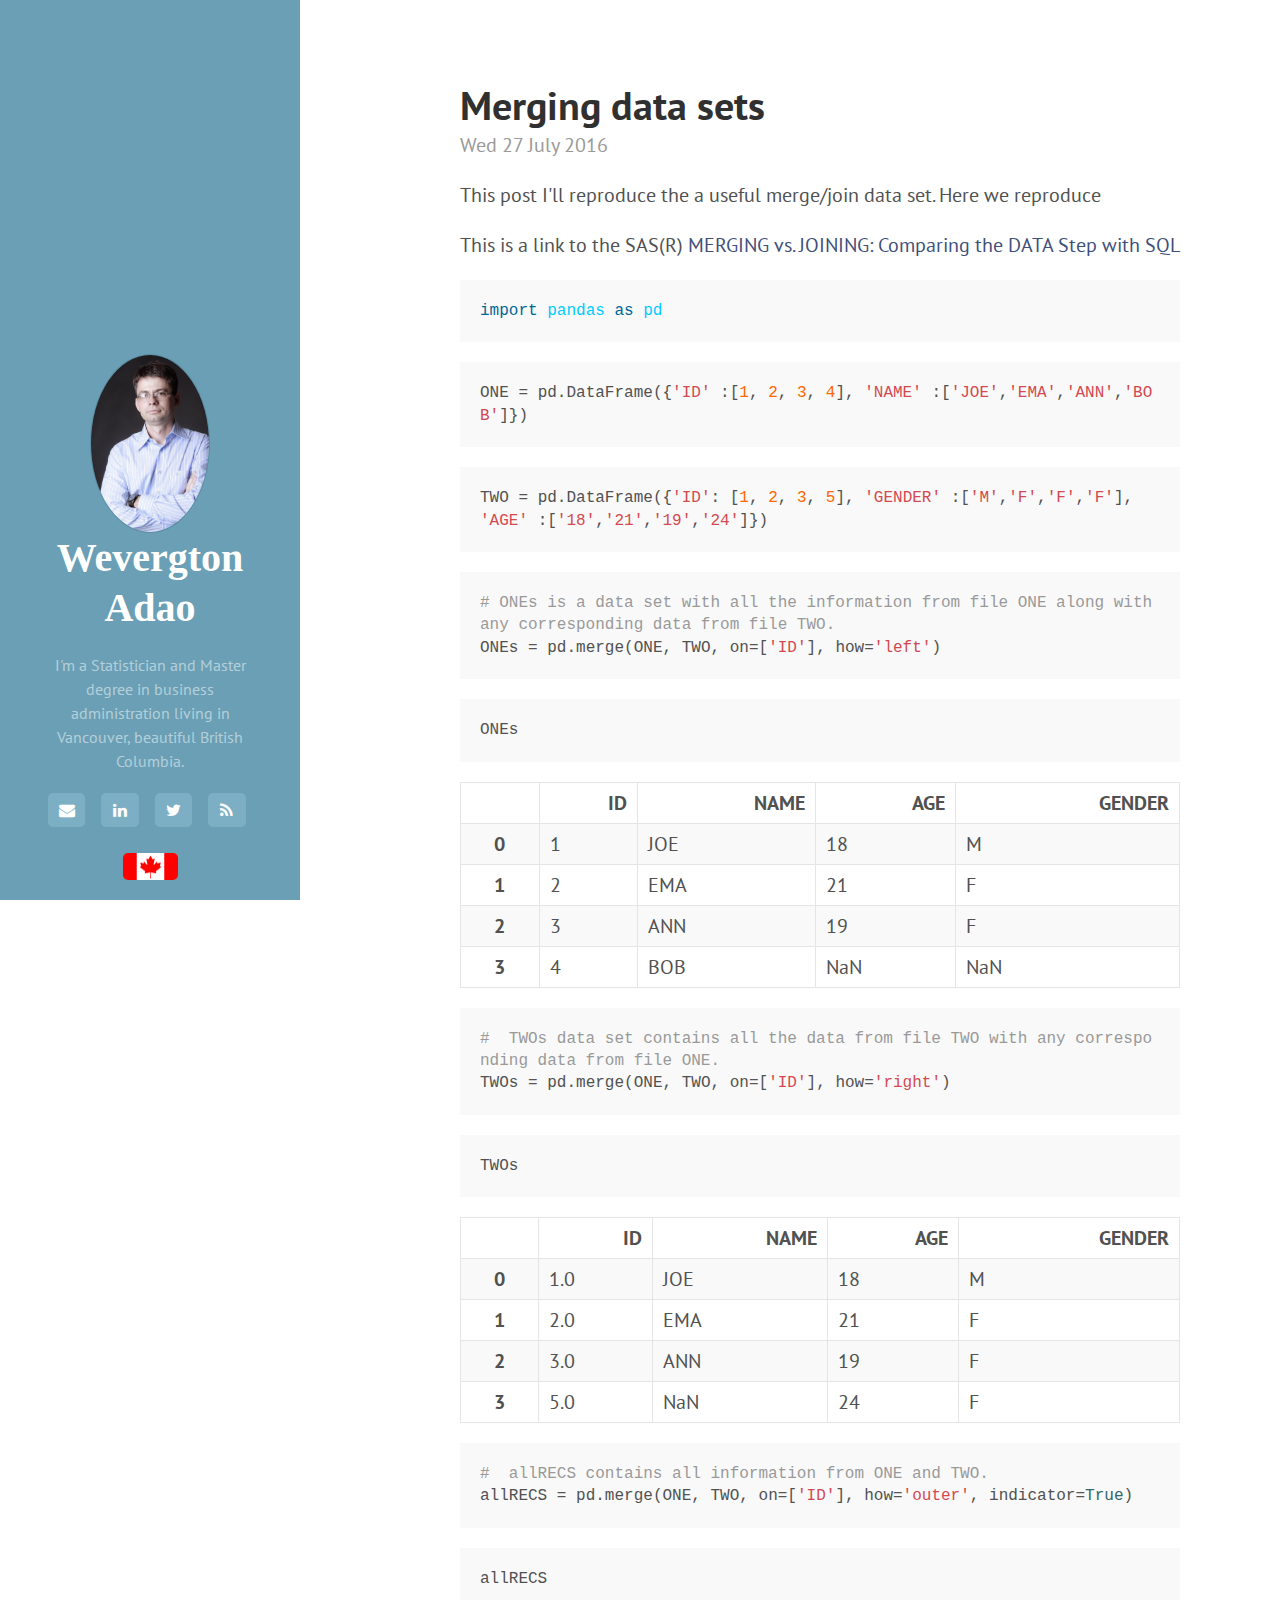
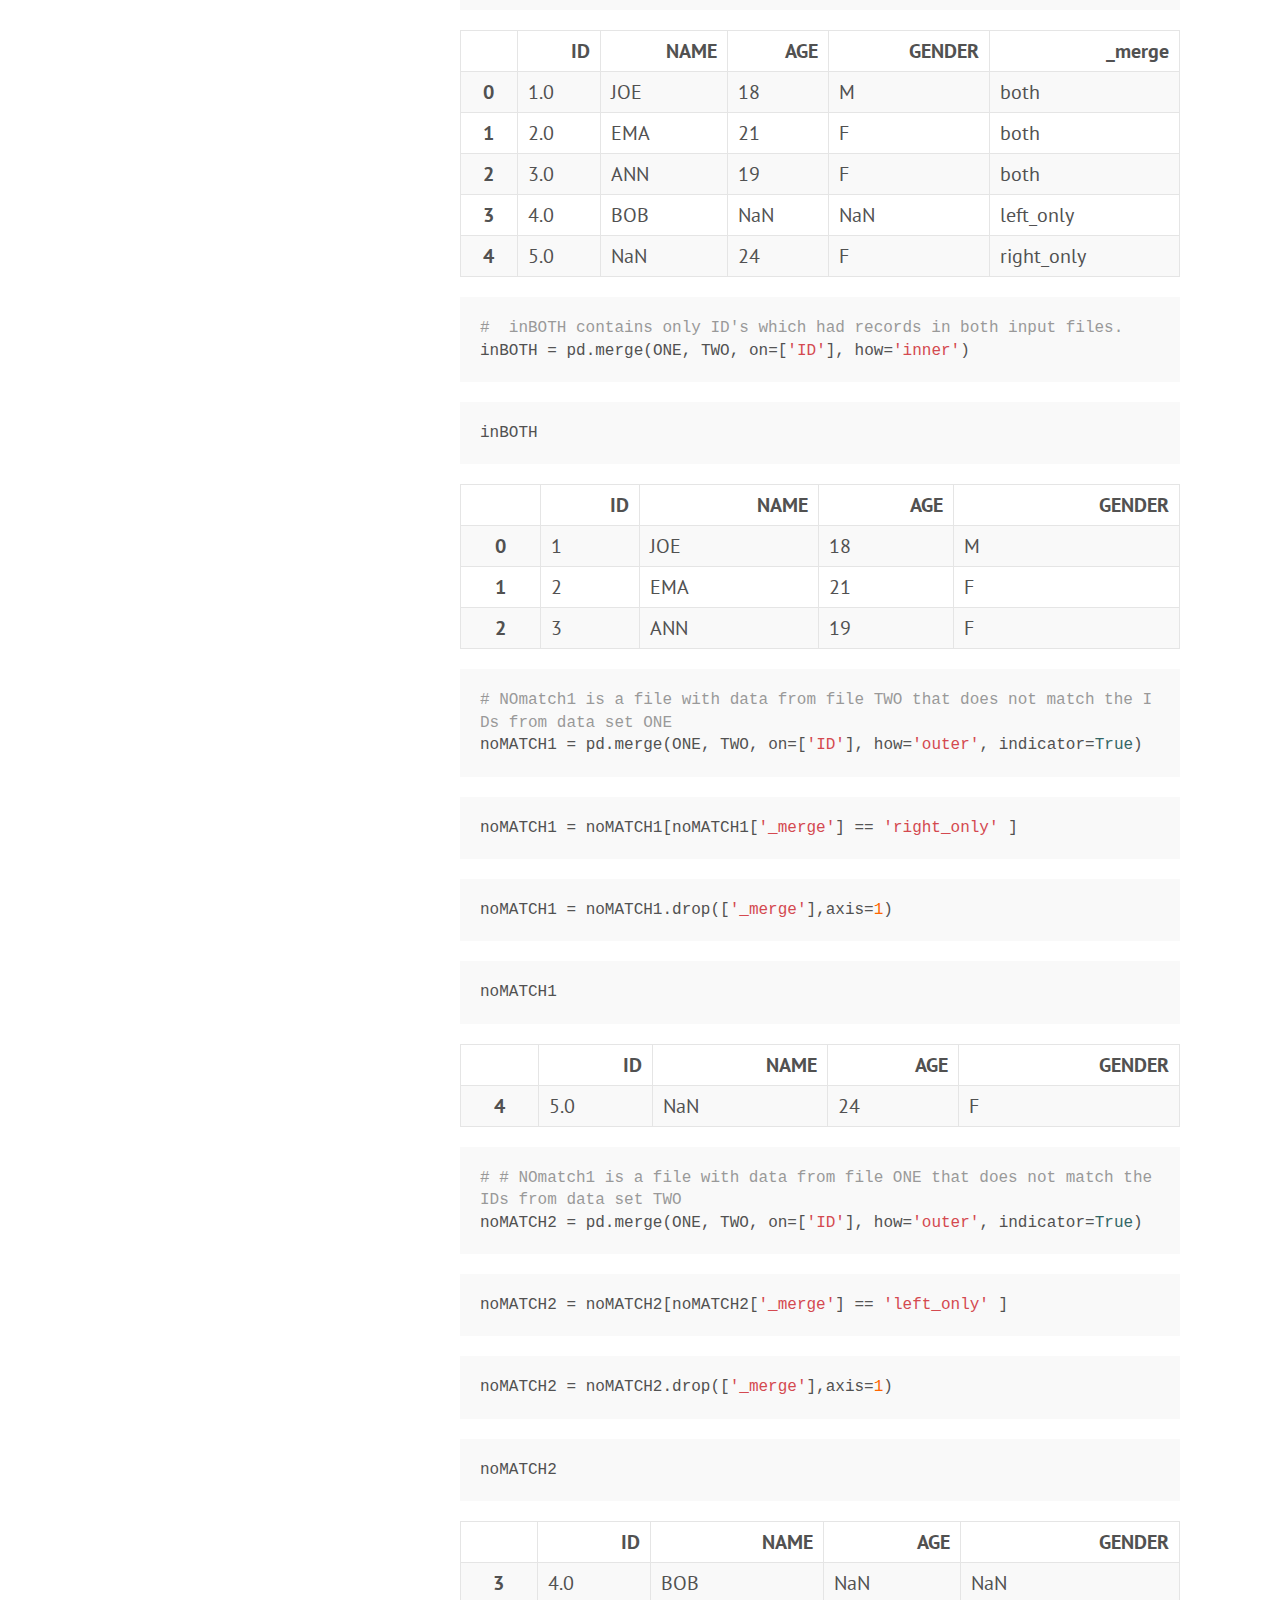
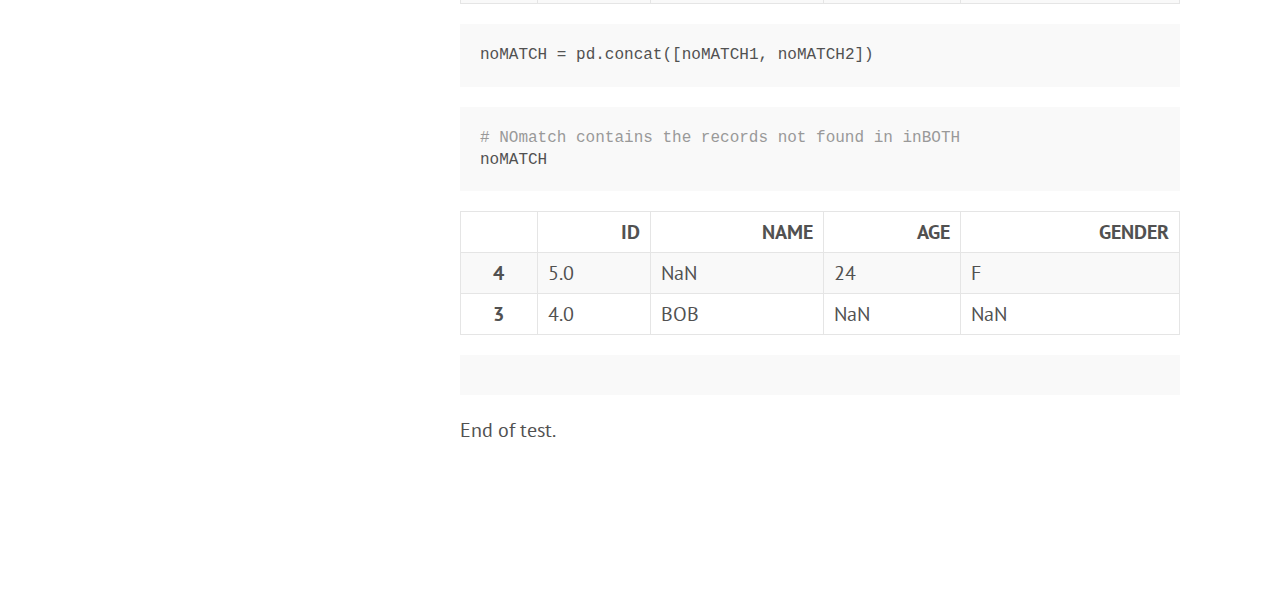
<file: merging-data-sets.html>
<!DOCTYPE html>
<html lang="english">
	<head>
		<link href="http://gmpg.org/xfn/11" rel="profile">
		<meta http-equiv="X-UA-Compatible" content="IE=edge">
		<meta http-equiv="content-type" content="text/html; charset=utf-8">

		<!-- Enable responsiveness on mobile devices-->
		<meta name="viewport" content="width=device-width, initial-scale=1.0, maximum-scale=1">

		<title>Data-Driven Decision Making</title>

		<!-- CSS -->
		<link href="//fonts.googleapis.com/" rel="dns-prefetch">
		<link href="//fonts.googleapis.com/css?family=Droid+Serif:400,700,400italic|Abril+Fatface|PT+Sans:400,400italic,700&amp;subset=latin,latin-ext" rel="stylesheet">

		<link rel="stylesheet" href="/theme/css/poole.css" />
		<link rel="stylesheet" href="/theme/css/hyde.css" />
		<link rel="stylesheet" href="/theme/css/syntax.css" />
		<link rel="stylesheet" href="https://maxcdn.bootstrapcdn.com/font-awesome/4.4.0/css/font-awesome.min.css">

		<!-- RSS -->
		<link rel="alternate" type="application/rss+xml" title="RSS" href="/atom.xml">
	</head>

	<body class="theme-base-0d">
<div class="sidebar">
	<div class="container sidebar-sticky">
		<div class="sidebar-about">

			<h1>
				<a href="wevergton.html">
					<img class="profile-picture" src="./images/werg_avatar.jpg"> Wevergton Adao
				</a>
			</h1>
			<p class="lead"></p>
			<p class="lead">I'm a Statistician and Master degree in business administration living in Vancouver, beautiful British Columbia.</p>
			<p></p>
		</div>
		<nav class="sidebar-nav">
			<a class="sidebar-nav-item" href="mailto:weverg@gmail.com">
				<i class="fa fa-envelope"></i>
			</a>
			<a class="sidebar-nav-item" href="https://ca.linkedin.com/in/wevergtonadao">
				<i class="fa fa-linkedin"></i>
			</a>
			<a class="sidebar-nav-item" href="https://twitter.com/werg_br">
				<i class="fa fa-twitter"></i>
			</a>	
			<a class="sidebar-nav-item" href="">
				<i class="fa fa-feed"></i>
			</a>
		</nav>
		
		<center><img src="./images/flag.png" align="middle" style="width: 25%; height: 25%; margin-top:80px;margin-bottom:0px"/></center>

	</div>
</div>		<div class="content container">
<div class="post">
	<h1 class="post-title">Merging data sets</h1>
	<span class="post-date">Wed 27 July 2016</span>
	<p>This post I'll reproduce the a useful merge/join data set. Here we reproduce</p>
<p>This is a link to the SAS(R) <a href="http://www2.sas.com/proceedings/sugi30/249-30.pdf">MERGING vs. JOINING: Comparing the DATA Step with SQL</a> </p>
<div class="highlight"><pre><span class="kn">import</span> <span class="nn">pandas</span> <span class="kn">as</span> <span class="nn">pd</span>
</pre></div>


<div class="highlight"><pre><span class="n">ONE</span> <span class="o">=</span> <span class="n">pd</span><span class="o">.</span><span class="n">DataFrame</span><span class="p">({</span><span class="s">&#39;ID&#39;</span> <span class="p">:[</span><span class="mi">1</span><span class="p">,</span> <span class="mi">2</span><span class="p">,</span> <span class="mi">3</span><span class="p">,</span> <span class="mi">4</span><span class="p">],</span> <span class="s">&#39;NAME&#39;</span> <span class="p">:[</span><span class="s">&#39;JOE&#39;</span><span class="p">,</span><span class="s">&#39;EMA&#39;</span><span class="p">,</span><span class="s">&#39;ANN&#39;</span><span class="p">,</span><span class="s">&#39;BOB&#39;</span><span class="p">]})</span>
</pre></div>


<div class="highlight"><pre><span class="n">TWO</span> <span class="o">=</span> <span class="n">pd</span><span class="o">.</span><span class="n">DataFrame</span><span class="p">({</span><span class="s">&#39;ID&#39;</span><span class="p">:</span> <span class="p">[</span><span class="mi">1</span><span class="p">,</span> <span class="mi">2</span><span class="p">,</span> <span class="mi">3</span><span class="p">,</span> <span class="mi">5</span><span class="p">],</span> <span class="s">&#39;GENDER&#39;</span> <span class="p">:[</span><span class="s">&#39;M&#39;</span><span class="p">,</span><span class="s">&#39;F&#39;</span><span class="p">,</span><span class="s">&#39;F&#39;</span><span class="p">,</span><span class="s">&#39;F&#39;</span><span class="p">],</span> <span class="s">&#39;AGE&#39;</span> <span class="p">:[</span><span class="s">&#39;18&#39;</span><span class="p">,</span><span class="s">&#39;21&#39;</span><span class="p">,</span><span class="s">&#39;19&#39;</span><span class="p">,</span><span class="s">&#39;24&#39;</span><span class="p">]})</span>
</pre></div>


<div class="highlight"><pre><span class="c"># ONEs is a data set with all the information from file ONE along with any corresponding data from file TWO. </span>
<span class="n">ONEs</span> <span class="o">=</span> <span class="n">pd</span><span class="o">.</span><span class="n">merge</span><span class="p">(</span><span class="n">ONE</span><span class="p">,</span> <span class="n">TWO</span><span class="p">,</span> <span class="n">on</span><span class="o">=</span><span class="p">[</span><span class="s">&#39;ID&#39;</span><span class="p">],</span> <span class="n">how</span><span class="o">=</span><span class="s">&#39;left&#39;</span><span class="p">)</span>
</pre></div>


<div class="highlight"><pre><span class="n">ONEs</span>
</pre></div>


<div>
<table border="1" class="dataframe">
  <thead>
    <tr style="text-align: right;">
      <th></th>
      <th>ID</th>
      <th>NAME</th>
      <th>AGE</th>
      <th>GENDER</th>
    </tr>
  </thead>
  <tbody>
    <tr>
      <th>0</th>
      <td>1</td>
      <td>JOE</td>
      <td>18</td>
      <td>M</td>
    </tr>
    <tr>
      <th>1</th>
      <td>2</td>
      <td>EMA</td>
      <td>21</td>
      <td>F</td>
    </tr>
    <tr>
      <th>2</th>
      <td>3</td>
      <td>ANN</td>
      <td>19</td>
      <td>F</td>
    </tr>
    <tr>
      <th>3</th>
      <td>4</td>
      <td>BOB</td>
      <td>NaN</td>
      <td>NaN</td>
    </tr>
  </tbody>
</table>
</div>

<div class="highlight"><pre><span class="c">#  TWOs data set contains all the data from file TWO with any corresponding data from file ONE.</span>
<span class="n">TWOs</span> <span class="o">=</span> <span class="n">pd</span><span class="o">.</span><span class="n">merge</span><span class="p">(</span><span class="n">ONE</span><span class="p">,</span> <span class="n">TWO</span><span class="p">,</span> <span class="n">on</span><span class="o">=</span><span class="p">[</span><span class="s">&#39;ID&#39;</span><span class="p">],</span> <span class="n">how</span><span class="o">=</span><span class="s">&#39;right&#39;</span><span class="p">)</span>
</pre></div>


<div class="highlight"><pre><span class="n">TWOs</span>
</pre></div>


<div>
<table border="1" class="dataframe">
  <thead>
    <tr style="text-align: right;">
      <th></th>
      <th>ID</th>
      <th>NAME</th>
      <th>AGE</th>
      <th>GENDER</th>
    </tr>
  </thead>
  <tbody>
    <tr>
      <th>0</th>
      <td>1.0</td>
      <td>JOE</td>
      <td>18</td>
      <td>M</td>
    </tr>
    <tr>
      <th>1</th>
      <td>2.0</td>
      <td>EMA</td>
      <td>21</td>
      <td>F</td>
    </tr>
    <tr>
      <th>2</th>
      <td>3.0</td>
      <td>ANN</td>
      <td>19</td>
      <td>F</td>
    </tr>
    <tr>
      <th>3</th>
      <td>5.0</td>
      <td>NaN</td>
      <td>24</td>
      <td>F</td>
    </tr>
  </tbody>
</table>
</div>

<div class="highlight"><pre><span class="c">#  allRECS contains all information from ONE and TWO.</span>
<span class="n">allRECS</span> <span class="o">=</span> <span class="n">pd</span><span class="o">.</span><span class="n">merge</span><span class="p">(</span><span class="n">ONE</span><span class="p">,</span> <span class="n">TWO</span><span class="p">,</span> <span class="n">on</span><span class="o">=</span><span class="p">[</span><span class="s">&#39;ID&#39;</span><span class="p">],</span> <span class="n">how</span><span class="o">=</span><span class="s">&#39;outer&#39;</span><span class="p">,</span> <span class="n">indicator</span><span class="o">=</span><span class="bp">True</span><span class="p">)</span>
</pre></div>


<div class="highlight"><pre><span class="n">allRECS</span>
</pre></div>


<div>
<table border="1" class="dataframe">
  <thead>
    <tr style="text-align: right;">
      <th></th>
      <th>ID</th>
      <th>NAME</th>
      <th>AGE</th>
      <th>GENDER</th>
      <th>_merge</th>
    </tr>
  </thead>
  <tbody>
    <tr>
      <th>0</th>
      <td>1.0</td>
      <td>JOE</td>
      <td>18</td>
      <td>M</td>
      <td>both</td>
    </tr>
    <tr>
      <th>1</th>
      <td>2.0</td>
      <td>EMA</td>
      <td>21</td>
      <td>F</td>
      <td>both</td>
    </tr>
    <tr>
      <th>2</th>
      <td>3.0</td>
      <td>ANN</td>
      <td>19</td>
      <td>F</td>
      <td>both</td>
    </tr>
    <tr>
      <th>3</th>
      <td>4.0</td>
      <td>BOB</td>
      <td>NaN</td>
      <td>NaN</td>
      <td>left_only</td>
    </tr>
    <tr>
      <th>4</th>
      <td>5.0</td>
      <td>NaN</td>
      <td>24</td>
      <td>F</td>
      <td>right_only</td>
    </tr>
  </tbody>
</table>
</div>

<div class="highlight"><pre><span class="c">#  inBOTH contains only ID&#39;s which had records in both input files. </span>
<span class="n">inBOTH</span> <span class="o">=</span> <span class="n">pd</span><span class="o">.</span><span class="n">merge</span><span class="p">(</span><span class="n">ONE</span><span class="p">,</span> <span class="n">TWO</span><span class="p">,</span> <span class="n">on</span><span class="o">=</span><span class="p">[</span><span class="s">&#39;ID&#39;</span><span class="p">],</span> <span class="n">how</span><span class="o">=</span><span class="s">&#39;inner&#39;</span><span class="p">)</span>
</pre></div>


<div class="highlight"><pre><span class="n">inBOTH</span>
</pre></div>


<div>
<table border="1" class="dataframe">
  <thead>
    <tr style="text-align: right;">
      <th></th>
      <th>ID</th>
      <th>NAME</th>
      <th>AGE</th>
      <th>GENDER</th>
    </tr>
  </thead>
  <tbody>
    <tr>
      <th>0</th>
      <td>1</td>
      <td>JOE</td>
      <td>18</td>
      <td>M</td>
    </tr>
    <tr>
      <th>1</th>
      <td>2</td>
      <td>EMA</td>
      <td>21</td>
      <td>F</td>
    </tr>
    <tr>
      <th>2</th>
      <td>3</td>
      <td>ANN</td>
      <td>19</td>
      <td>F</td>
    </tr>
  </tbody>
</table>
</div>

<div class="highlight"><pre><span class="c"># NOmatch1 is a file with data from file TWO that does not match the IDs from data set ONE </span>
<span class="n">noMATCH1</span> <span class="o">=</span> <span class="n">pd</span><span class="o">.</span><span class="n">merge</span><span class="p">(</span><span class="n">ONE</span><span class="p">,</span> <span class="n">TWO</span><span class="p">,</span> <span class="n">on</span><span class="o">=</span><span class="p">[</span><span class="s">&#39;ID&#39;</span><span class="p">],</span> <span class="n">how</span><span class="o">=</span><span class="s">&#39;outer&#39;</span><span class="p">,</span> <span class="n">indicator</span><span class="o">=</span><span class="bp">True</span><span class="p">)</span>
</pre></div>


<div class="highlight"><pre><span class="n">noMATCH1</span> <span class="o">=</span> <span class="n">noMATCH1</span><span class="p">[</span><span class="n">noMATCH1</span><span class="p">[</span><span class="s">&#39;_merge&#39;</span><span class="p">]</span> <span class="o">==</span> <span class="s">&#39;right_only&#39;</span> <span class="p">]</span>
</pre></div>


<div class="highlight"><pre><span class="n">noMATCH1</span> <span class="o">=</span> <span class="n">noMATCH1</span><span class="o">.</span><span class="n">drop</span><span class="p">([</span><span class="s">&#39;_merge&#39;</span><span class="p">],</span><span class="n">axis</span><span class="o">=</span><span class="mi">1</span><span class="p">)</span>
</pre></div>


<div class="highlight"><pre><span class="n">noMATCH1</span>
</pre></div>


<div>
<table border="1" class="dataframe">
  <thead>
    <tr style="text-align: right;">
      <th></th>
      <th>ID</th>
      <th>NAME</th>
      <th>AGE</th>
      <th>GENDER</th>
    </tr>
  </thead>
  <tbody>
    <tr>
      <th>4</th>
      <td>5.0</td>
      <td>NaN</td>
      <td>24</td>
      <td>F</td>
    </tr>
  </tbody>
</table>
</div>

<div class="highlight"><pre><span class="c"># # NOmatch1 is a file with data from file ONE that does not match the IDs from data set TWO </span>
<span class="n">noMATCH2</span> <span class="o">=</span> <span class="n">pd</span><span class="o">.</span><span class="n">merge</span><span class="p">(</span><span class="n">ONE</span><span class="p">,</span> <span class="n">TWO</span><span class="p">,</span> <span class="n">on</span><span class="o">=</span><span class="p">[</span><span class="s">&#39;ID&#39;</span><span class="p">],</span> <span class="n">how</span><span class="o">=</span><span class="s">&#39;outer&#39;</span><span class="p">,</span> <span class="n">indicator</span><span class="o">=</span><span class="bp">True</span><span class="p">)</span>
</pre></div>


<div class="highlight"><pre><span class="n">noMATCH2</span> <span class="o">=</span> <span class="n">noMATCH2</span><span class="p">[</span><span class="n">noMATCH2</span><span class="p">[</span><span class="s">&#39;_merge&#39;</span><span class="p">]</span> <span class="o">==</span> <span class="s">&#39;left_only&#39;</span> <span class="p">]</span>
</pre></div>


<div class="highlight"><pre><span class="n">noMATCH2</span> <span class="o">=</span> <span class="n">noMATCH2</span><span class="o">.</span><span class="n">drop</span><span class="p">([</span><span class="s">&#39;_merge&#39;</span><span class="p">],</span><span class="n">axis</span><span class="o">=</span><span class="mi">1</span><span class="p">)</span>
</pre></div>


<div class="highlight"><pre><span class="n">noMATCH2</span>
</pre></div>


<div>
<table border="1" class="dataframe">
  <thead>
    <tr style="text-align: right;">
      <th></th>
      <th>ID</th>
      <th>NAME</th>
      <th>AGE</th>
      <th>GENDER</th>
    </tr>
  </thead>
  <tbody>
    <tr>
      <th>3</th>
      <td>4.0</td>
      <td>BOB</td>
      <td>NaN</td>
      <td>NaN</td>
    </tr>
  </tbody>
</table>
</div>

<div class="highlight"><pre><span class="n">noMATCH</span> <span class="o">=</span> <span class="n">pd</span><span class="o">.</span><span class="n">concat</span><span class="p">([</span><span class="n">noMATCH1</span><span class="p">,</span> <span class="n">noMATCH2</span><span class="p">])</span>
</pre></div>


<div class="highlight"><pre><span class="c"># NOmatch contains the records not found in inBOTH</span>
<span class="n">noMATCH</span>
</pre></div>


<div>
<table border="1" class="dataframe">
  <thead>
    <tr style="text-align: right;">
      <th></th>
      <th>ID</th>
      <th>NAME</th>
      <th>AGE</th>
      <th>GENDER</th>
    </tr>
  </thead>
  <tbody>
    <tr>
      <th>4</th>
      <td>5.0</td>
      <td>NaN</td>
      <td>24</td>
      <td>F</td>
    </tr>
    <tr>
      <th>3</th>
      <td>4.0</td>
      <td>BOB</td>
      <td>NaN</td>
      <td>NaN</td>
    </tr>
  </tbody>
</table>
</div>

<div class="highlight"><pre>
</pre></div>


<p>End of test.</p>
</div>
		</div>
	</body>
</html>
</file>
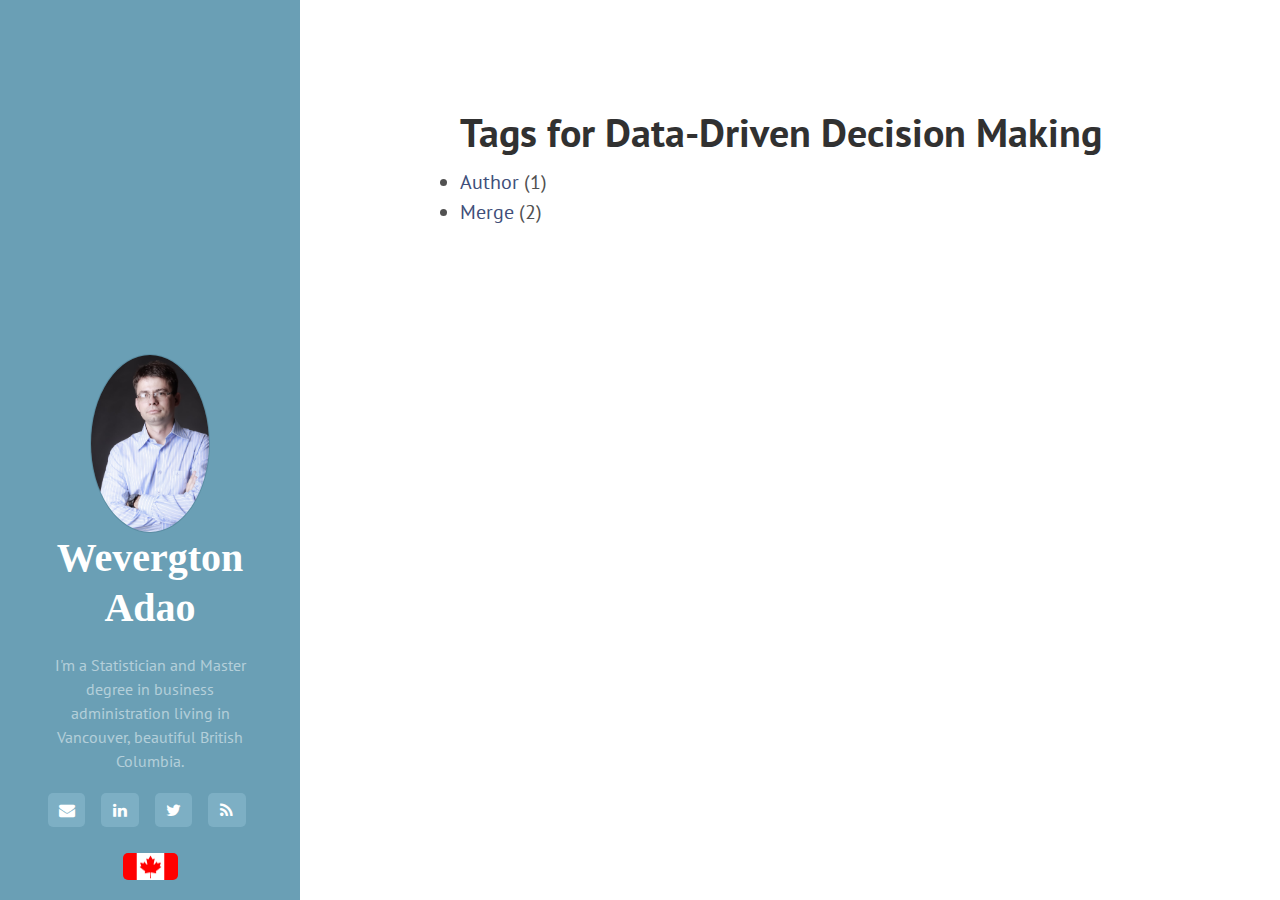
<file: tags.html>
<!DOCTYPE html>
<html lang="english">
	<head>
		<link href="http://gmpg.org/xfn/11" rel="profile">
		<meta http-equiv="X-UA-Compatible" content="IE=edge">
		<meta http-equiv="content-type" content="text/html; charset=utf-8">

		<!-- Enable responsiveness on mobile devices-->
		<meta name="viewport" content="width=device-width, initial-scale=1.0, maximum-scale=1">

		<title>Data-Driven Decision Making - Tags</title>

		<!-- CSS -->
		<link href="//fonts.googleapis.com/" rel="dns-prefetch">
		<link href="//fonts.googleapis.com/css?family=Droid+Serif:400,700,400italic|Abril+Fatface|PT+Sans:400,400italic,700&amp;subset=latin,latin-ext" rel="stylesheet">

		<link rel="stylesheet" href="/theme/css/poole.css" />
		<link rel="stylesheet" href="/theme/css/hyde.css" />
		<link rel="stylesheet" href="/theme/css/syntax.css" />
		<link rel="stylesheet" href="https://maxcdn.bootstrapcdn.com/font-awesome/4.4.0/css/font-awesome.min.css">

		<!-- RSS -->
		<link rel="alternate" type="application/rss+xml" title="RSS" href="/atom.xml">
	</head>

	<body class="theme-base-0d">
<div class="sidebar">
	<div class="container sidebar-sticky">
		<div class="sidebar-about">

			<h1>
				<a href="wevergton.html">
					<img class="profile-picture" src="./images/werg_avatar.jpg"> Wevergton Adao
				</a>
			</h1>
			<p class="lead"></p>
			<p class="lead">I'm a Statistician and Master degree in business administration living in Vancouver, beautiful British Columbia.</p>
			<p></p>
		</div>
		<nav class="sidebar-nav">
			<a class="sidebar-nav-item" href="mailto:weverg@gmail.com">
				<i class="fa fa-envelope"></i>
			</a>
			<a class="sidebar-nav-item" href="https://ca.linkedin.com/in/wevergtonadao">
				<i class="fa fa-linkedin"></i>
			</a>
			<a class="sidebar-nav-item" href="https://twitter.com/werg_br">
				<i class="fa fa-twitter"></i>
			</a>	
			<a class="sidebar-nav-item" href="">
				<i class="fa fa-feed"></i>
			</a>
		</nav>
		
		<center><img src="./images/flag.png" align="middle" style="width: 25%; height: 25%; margin-top:80px;margin-bottom:0px"/></center>

	</div>
</div>		<div class="content container">
    <h1>Tags for Data-Driven Decision Making</h1>        <li><a href="/tag/author.html">Author</a> (1)</li>
        <li><a href="/tag/merge.html">Merge</a> (2)</li>
		</div>
	</body>
</html>
</file>
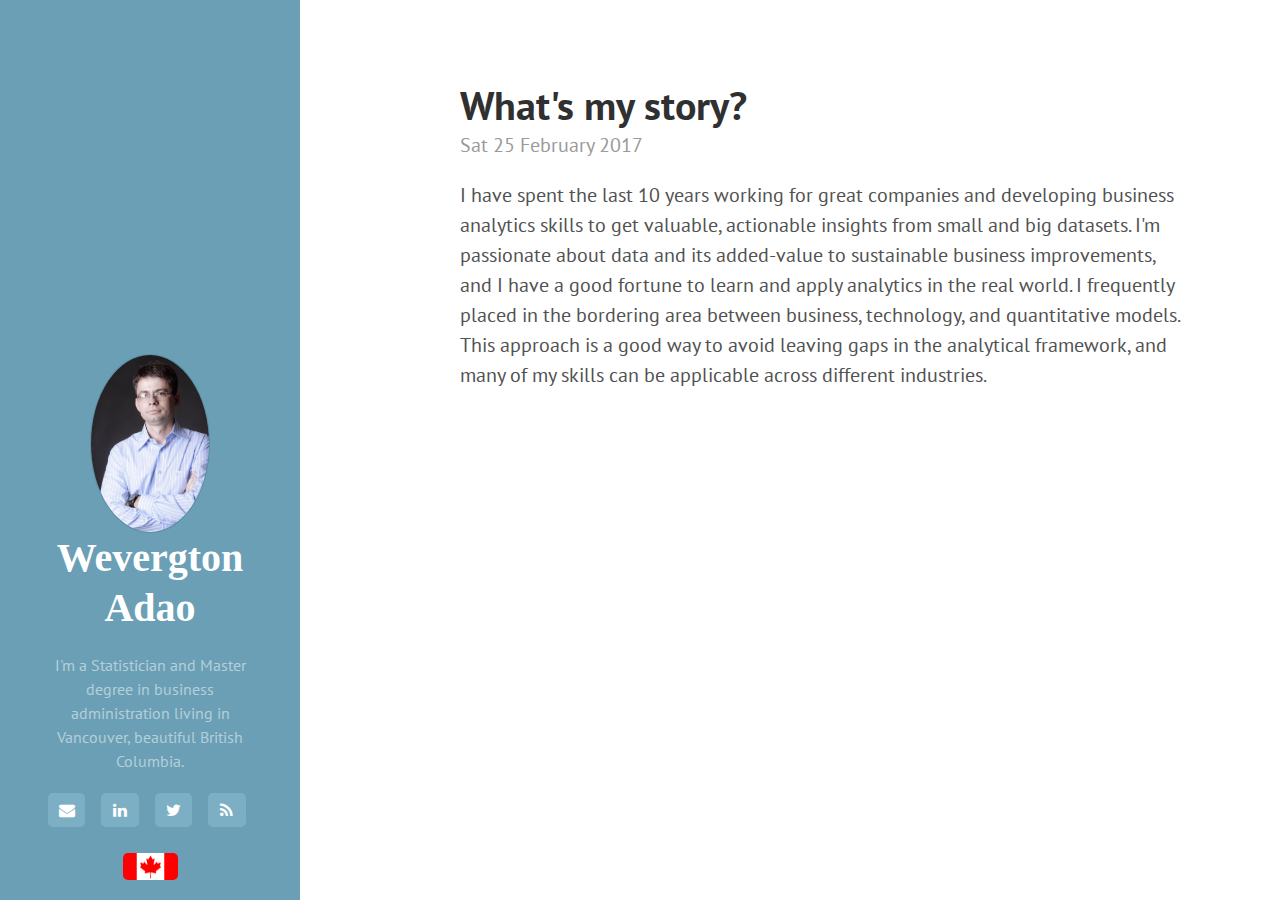
<file: wevergton.html>
<!DOCTYPE html>
<html lang="english">
	<head>
		<link href="http://gmpg.org/xfn/11" rel="profile">
		<meta http-equiv="X-UA-Compatible" content="IE=edge">
		<meta http-equiv="content-type" content="text/html; charset=utf-8">

		<!-- Enable responsiveness on mobile devices-->
		<meta name="viewport" content="width=device-width, initial-scale=1.0, maximum-scale=1">

		<title>Data-Driven Decision Making</title>

		<!-- CSS -->
		<link href="//fonts.googleapis.com/" rel="dns-prefetch">
		<link href="//fonts.googleapis.com/css?family=Droid+Serif:400,700,400italic|Abril+Fatface|PT+Sans:400,400italic,700&amp;subset=latin,latin-ext" rel="stylesheet">

		<link rel="stylesheet" href="/theme/css/poole.css" />
		<link rel="stylesheet" href="/theme/css/hyde.css" />
		<link rel="stylesheet" href="/theme/css/syntax.css" />
		<link rel="stylesheet" href="https://maxcdn.bootstrapcdn.com/font-awesome/4.4.0/css/font-awesome.min.css">

		<!-- RSS -->
		<link rel="alternate" type="application/rss+xml" title="RSS" href="/atom.xml">
	</head>

	<body class="theme-base-0d">
<div class="sidebar">
	<div class="container sidebar-sticky">
		<div class="sidebar-about">

			<h1>
				<a href="wevergton.html">
					<img class="profile-picture" src="./images/werg_avatar.jpg"> Wevergton Adao
				</a>
			</h1>
			<p class="lead"></p>
			<p class="lead">I'm a Statistician and Master degree in business administration living in Vancouver, beautiful British Columbia.</p>
			<p></p>
		</div>
		<nav class="sidebar-nav">
			<a class="sidebar-nav-item" href="mailto:weverg@gmail.com">
				<i class="fa fa-envelope"></i>
			</a>
			<a class="sidebar-nav-item" href="https://ca.linkedin.com/in/wevergtonadao">
				<i class="fa fa-linkedin"></i>
			</a>
			<a class="sidebar-nav-item" href="https://twitter.com/werg_br">
				<i class="fa fa-twitter"></i>
			</a>	
			<a class="sidebar-nav-item" href="">
				<i class="fa fa-feed"></i>
			</a>
		</nav>
		
		<center><img src="./images/flag.png" align="middle" style="width: 25%; height: 25%; margin-top:80px;margin-bottom:0px"/></center>

	</div>
</div>		<div class="content container">
<div class="post">
	<h1 class="post-title">What's my story?</h1>
	<span class="post-date">Sat 25 February 2017</span>
	<p>I have spent the last 10 years working for great companies and developing business analytics skills to get valuable, actionable insights from small and big datasets.
I'm passionate about data and its added-value to sustainable business improvements, and I have a good fortune to learn and apply analytics in the real world. I frequently placed in the bordering area between business, technology, and quantitative models. This approach is a good way to avoid leaving gaps in the analytical framework, and many of my skills can be applicable across different industries. </p>
</div>
		</div>
	</body>
</html>
</file>
<file: theme/css/poole.css>
/*
 *                        ___
 *                       /\_ \
 *  _____     ___     ___\//\ \      __
 * /\ '__`\  / __`\  / __`\\ \ \   /'__`\
 * \ \ \_\ \/\ \_\ \/\ \_\ \\_\ \_/\  __/
 *  \ \ ,__/\ \____/\ \____//\____\ \____\
 *   \ \ \/  \/___/  \/___/ \/____/\/____/
 *    \ \_\
 *     \/_/
 *
 * Designed, built, and released under MIT license by @mdo. Learn more at
 * https://github.com/poole/poole.
 */


/*
 * Contents
 *
 * Body resets
 * Custom type
 * Messages
 * Container
 * Masthead
 * Posts and pages
 * Pagination
 * Reverse layout
 * Themes
 */


/*
 * Body resets
 *
 * Update the foundational and global aspects of the page.
 */

* {
  -webkit-box-sizing: border-box;
     -moz-box-sizing: border-box;
          box-sizing: border-box;
}

html,
body {
  margin: 0;
  padding: 0;
}

html {
  font-family: "Helvetica Neue", Helvetica, Arial, sans-serif;
  font-size: 16px;
  line-height: 1.5;
}
@media (min-width: 38em) {
  html {
    font-size: 20px;
  }
}

body {
  color: #515151;
  background-color: #fff;
  -webkit-text-size-adjust: 100%;
      -ms-text-size-adjust: 100%;
}

/* No `:visited` state is required by default (browsers will use `a`) */
a {
  color: #268bd2;
  text-decoration: none;
}
a strong {
  color: inherit;
}
/* `:focus` is linked to `:hover` for basic accessibility */
a:hover,
a:focus {
  text-decoration: underline;
}

/* Headings */
h1, h2, h3, h4, h5, h6 {
  margin-bottom: .5rem;
  font-weight: bold;
  line-height: 1.25;
  color: #313131;
  text-rendering: optimizeLegibility;
}
h1 {
  font-size: 2rem;
}
h2 {
  margin-top: 1rem;
  font-size: 1.5rem;
}
h3 {
  margin-top: 1.5rem;
  font-size: 1.25rem;
}
h4, h5, h6 {
  margin-top: 1rem;
  font-size: 1rem;
}

/* Body text */
p {
  margin-top: 0;
  margin-bottom: 1rem;
}

strong {
  color: #303030;
}


/* Lists */
ul, ol, dl {
  margin-top: 0;
  margin-bottom: 1rem;
}

dt {
  font-weight: bold;
}
dd {
  margin-bottom: .5rem;
}

/* Misc */
hr {
  position: relative;
  margin: 1.5rem 0;
  border: 0;
  border-top: 1px solid #eee;
  border-bottom: 1px solid #fff;
}

abbr {
  font-size: 85%;
  font-weight: bold;
  color: #555;
  text-transform: uppercase;
}
abbr[title] {
  cursor: help;
  border-bottom: 1px dotted #e5e5e5;
}

/* Code */
code,
pre {
  font-family: Menlo, Monaco, "Courier New", monospace;
}
code {
  padding: .25em .5em;
  font-size: 85%;
  color: #bf616a;
  background-color: #f9f9f9;
  border-radius: 3px;
}
pre {
  display: block;
  margin-top: 0;
  margin-bottom: 1rem;
  padding: 1rem;
  font-size: .8rem;
  line-height: 1.4;
  white-space: pre;
  white-space: pre-wrap;
  word-break: break-all;
  word-wrap: break-word;
  background-color: #f9f9f9;
}
pre code {
  padding: 0;
  font-size: 100%;
  color: inherit;
  background-color: transparent;
}

/* Pygments via Jekyll */
.highlight {
  margin-bottom: 1rem;
  border-radius: 4px;
}
.highlight pre {
  margin-bottom: 0;
}

/* Gist via GitHub Pages */
.gist .gist-file {
  font-family: Menlo, Monaco, "Courier New", monospace !important;
}
.gist .markdown-body {
  padding: 15px;
}
.gist pre {
  padding: 0;
  background-color: transparent;
}
.gist .gist-file .gist-data {
  font-size: .8rem !important;
  line-height: 1.4;
}
.gist code {
  padding: 0;
  color: inherit;
  background-color: transparent;
  border-radius: 0;
}

/* Quotes */
blockquote {
  padding: .5rem 1rem;
  margin: .8rem 0;
  color: #7a7a7a;
  border-left: .25rem solid #e5e5e5;
}
blockquote p:last-child {
  margin-bottom: 0;
}
@media (min-width: 30em) {
  blockquote {
    padding-right: 5rem;
    padding-left: 1.25rem;
  }
}

img {
  display: block;
  max-width: 100%;
  margin: 0 0 1rem;
  border-radius: 5px;
}

/* Tables */
table {
  margin-bottom: 1rem;
  width: 100%;
  border: 1px solid #e5e5e5;
  border-collapse: collapse;
}
td,
th {
  padding: .25rem .5rem;
  border: 1px solid #e5e5e5;
}
tbody tr:nth-child(odd) td,
tbody tr:nth-child(odd) th {
  background-color: #f9f9f9;
}


/*
 * Custom type
 *
 * Extend paragraphs with `.lead` for larger introductory text.
 */

.lead {
  font-size: 1.25rem;
  font-weight: 300;
}


/*
 * Messages
 *
 * Show alert messages to users. You may add it to single elements like a `<p>`,
 * or to a parent if there are multiple elements to show.
 */

.message {
  margin-bottom: 1rem;
  padding: 1rem;
  color: #717171;
  background-color: #f9f9f9;
}


/*
 * Container
 *
 * Center the page content.
 */

.container {
  max-width: 38rem;
  padding-left:  1rem;
  padding-right: 1rem;
  margin-left:  auto;
  margin-right: auto;
}


/*
 * Masthead
 *
 * Super small header above the content for site name and short description.
 */

.masthead {
  padding-top:    1rem;
  padding-bottom: 1rem;
  margin-bottom: 3rem;
}
.masthead-title {
  margin-top: 0;
  margin-bottom: 0;
  color: #505050;
}
.masthead-title a {
  color: #505050;
}
.masthead-title small {
  font-size: 75%;
  font-weight: 400;
  color: #c0c0c0;
  letter-spacing: 0;
}


/*
 * Posts and pages
 *
 * Each post is wrapped in `.post` and is used on default and post layouts. Each
 * page is wrapped in `.page` and is only used on the page layout.
 */

.page,
.post {
  margin-bottom: 4em;
}

/* Blog post or page title */
.page-title,
.post-title,
.post-title a {
  color: #303030;
}
.page-title,
.post-title {
  margin-top: 0;
}

/* Meta data line below post title */
.post-date {
  display: block;
  margin-top: -.5rem;
  margin-bottom: 1rem;
  color: #9a9a9a;
}

/* Related posts */
.related {
  padding-top: 2rem;
  padding-bottom: 2rem;
  border-top: 1px solid #eee;
}
.related-posts {
  padding-left: 0;
  list-style: none;
}
.related-posts h3 {
  margin-top: 0;
}
.related-posts li small {
  font-size: 75%;
  color: #999;
}
.related-posts li a:hover {
  color: #268bd2;
  text-decoration: none;
}
.related-posts li a:hover small {
  color: inherit;
}

.read-more {
  padding: .5rem .8rem;
  border: 1px solid #eee;
  font-size: .8rem;
  margin-top: 1rem;
  font-weight: bold;
}

/*
 * Pagination
 *
 * Super lightweight (HTML-wise) blog pagination. `span`s are provide for when
 * there are no more previous or next posts to show.
 */

.pagination {
  overflow: hidden; /* clearfix */
  margin-left: -1rem;
  margin-right: -1rem;
  font-family: "PT Sans", Helvetica, Arial, sans-serif;
  color: #ccc;
  text-align: center;
}

/* Pagination items can be `span`s or `a`s */
.pagination-item {
  display: block;
  padding: 1rem;
  border: 1px solid #eee;
}
.pagination-item:first-child {
  margin-bottom: -1px;
}

/* Only provide a hover state for linked pagination items */
a.pagination-item:hover {
  background-color: #f5f5f5;
}

@media (min-width: 30em) {
  .pagination {
    margin: 3rem 0;
  }
  .pagination-item {
    float: left;
    width: 50%;
  }
  .pagination-item:first-child {
    margin-bottom: 0;
    border-top-left-radius:    4px;
    border-bottom-left-radius: 4px;
  }
  .pagination-item:last-child {
    margin-left: -1px;
    border-top-right-radius:    4px;
    border-bottom-right-radius: 4px;
  }
}
</file>
<file: theme/css/hyde.css>
/*
 *  __                  __
 * /\ \                /\ \
 * \ \ \___   __  __   \_\ \     __
 *  \ \  _ `\/\ \/\ \  /'_` \  /'__`\
 *   \ \ \ \ \ \ \_\ \/\ \_\ \/\  __/
 *    \ \_\ \_\/`____ \ \___,_\ \____\
 *     \/_/\/_/`/___/> \/__,_ /\/____/
 *                /\___/
 *                \/__/
 *
 * Designed, built, and released under MIT license by @mdo. Learn more at
 * https://github.com/poole/hyde.
 */


/*
 * Contents
 *
 * Global resets
 * Sidebar
 * Container
 * Reverse layout
 * Themes
 */


/*
 * Global resets
 *
 * Update the foundational and global aspects of the page.
 */

html {
  font-family: "PT Sans", Helvetica, Arial, sans-serif;
}
@media (min-width: 48em) {
  html {
    font-size: 16px;
  }
}
@media (min-width: 58em) {
  html {
    font-size: 20px;
  }
}


/*
 * Sidebar
 *
 * Flexible banner for housing site name, intro, and "footer" content. Starts
 * out above content in mobile and later moves to the side with wider viewports.
 */

.sidebar {
  text-align: center;
  padding: 1rem 1rem;
  color: rgba(255,255,255,.5);
  background-color: #202020;
}
@media (min-width: 48em) {
  .sidebar {
    position: fixed;
    top: 0;
    left: 0;
    bottom: 0;
    width: 15rem;
    text-align: center;
  }
}

/* Sidebar links */
.sidebar a {
  color: #fff;
}

/* About section */

.sidebar-about h1 {
  color: #fff;
  margin-top: 0;
  font-family: "Open Sans";
  font-size: 2rem;
}

.sidebar-about .lead {
  font-size: .8rem;
}

.sidebar-about .profile-picture {
  margin: 0 auto;
  border-radius: 50%;
  border: 1px solid #5b8da2;
  max-width: 6rem;
}

/* Sidebar nav */
.sidebar-nav {
  margin-bottom: 1rem;
}
.sidebar-nav-item {
  display: block;
  padding: .25rem 0.5rem;
  background: #7dafc4;
  margin: 0 .4rem;
  border-radius: .25rem;
  text-transform: uppercase;
  font-size: .8rem;
  font-weight: bold;
  float: left;
  width: 17%;
}
a.sidebar-nav-item:hover,
a.sidebar-nav-item:focus {
  background: #6096ac;
  text-decoration: none;
}
.sidebar-nav-item.active {
  color: #6096ac;
  background: #fff;
}
a.sidebar-nav-item.active:hover,
a.sidebar-nav-item.active:focus {
  color: #fff;
}

/* Sticky sidebar
 *
 * Add the `sidebar-sticky` class to the sidebar's container to affix it the
 * contents to the bottom of the sidebar in tablets and up.
 */

@media (min-width: 48em) {
  .sidebar-sticky {
    position: absolute;
    right:  1rem;
    bottom: 1rem;
    left:   1rem;
  }
}


/* Container
 *
 * Align the contents of the site above the proper threshold with some margin-fu
 * with a 25%-wide `.sidebar`.
 */

.content {
  padding-top:    4rem;
  padding-bottom: 4rem;
}

@media (min-width: 48em) {
  .content {
    max-width: 38rem;
    margin-left: 20rem;
    margin-right: 2rem;
  }
}

@media (min-width: 64em) {
  .content {
    margin-left: 22rem;
    margin-right: 4rem;
  }
}


/*
 * Reverse layout
 *
 * Flip the orientation of the page by placing the `.sidebar` on the right.
 */

@media (min-width: 48em) {
  .layout-reverse .sidebar {
    left: auto;
    right: 0;
  }
  .layout-reverse .content {
    margin-left: 2rem;
    margin-right: 20rem;
  }
  }

@media (min-width: 64em) {
  .layout-reverse .content {
    margin-left: 4rem;
    margin-right: 22rem;
  }
}



/*
 * Themes
 *
 * As of v1.1, Hyde includes optional themes to color the sidebar and links
 * within blog posts. To use, add the class of your choosing to the `body`.
 */

/* Base16 (http://chriskempson.github.io/base16/#default) */

/* Red */
.theme-base-08 .sidebar {
  background-color: #ac4142;
}
.theme-base-08 .content a,
.theme-base-08 .related-posts li a:hover {
  color: #ac4142;
}

/* Orange */
.theme-base-09 .sidebar {
  background-color: #d28445;
}
.theme-base-09 .content a,
.theme-base-09 .related-posts li a:hover {
  color: #d28445;
}

/* Yellow */
.theme-base-0a .sidebar {
  background-color: #f4bf75;
}
.theme-base-0a .content a,
.theme-base-0a .related-posts li a:hover {
  color: #f4bf75;
}

/* Green */
.theme-base-0b .sidebar {
    background-color: #90a959;
}
.theme-base-0b .content a,
.theme-base-0b .related-posts li a:hover {
  color: #90a959;
}

/* Cyan */
.theme-base-0c .sidebar {
  background-color: #75b5aa;
}
.theme-base-0c .content a,
.theme-base-0c .related-posts li a:hover {
  color: #75b5aa;
}

/* Blue */
.theme-base-0d .sidebar {
  background-color: #6a9fb5;
}
.theme-base-0d .content a,
.theme-base-0d .related-posts li a:hover {
  color: #3f4f7a;
}

/* Magenta */
.theme-base-0e .sidebar {
  background-color: #aa759f;
}
.theme-base-0e .content a,
.theme-base-0e .related-posts li a:hover {
  color: #aa759f;
}

/* Brown */
.theme-base-0f .sidebar {
  background-color: #8f5536;
}
.theme-base-0f .content a,
.theme-base-0f .related-posts li a:hover {
  color: #8f5536;
}
</file>
<file: theme/css/syntax.css>
.highlight .hll { background-color: #ffc; }
.highlight .c { color: #999; } /* Comment */
.highlight .err { color: #a00; background-color: #faa } /* Error */
.highlight .k { color: #069; } /* Keyword */
.highlight .o { color: #555 } /* Operator */
.highlight .cm { color: #09f; font-style: italic } /* Comment.Multiline */
.highlight .cp { color: #099 } /* Comment.Preproc */
.highlight .c1 { color: #999; } /* Comment.Single */
.highlight .cs { color: #999; } /* Comment.Special */
.highlight .gd { background-color: #fcc; border: 1px solid #c00 } /* Generic.Deleted */
.highlight .ge { font-style: italic } /* Generic.Emph */
.highlight .gr { color: #f00 } /* Generic.Error */
.highlight .gh { color: #030; } /* Generic.Heading */
.highlight .gi { background-color: #cfc; border: 1px solid #0c0 } /* Generic.Inserted */
.highlight .go { color: #aaa } /* Generic.Output */
.highlight .gp { color: #009; } /* Generic.Prompt */
.highlight .gs { } /* Generic.Strong */
.highlight .gu { color: #030; } /* Generic.Subheading */
.highlight .gt { color: #9c6 } /* Generic.Traceback */
.highlight .kc { color: #069; } /* Keyword.Constant */
.highlight .kd { color: #069; } /* Keyword.Declaration */
.highlight .kn { color: #069; } /* Keyword.Namespace */
.highlight .kp { color: #069 } /* Keyword.Pseudo */
.highlight .kr { color: #069; } /* Keyword.Reserved */
.highlight .kt { color: #078; } /* Keyword.Type */
.highlight .m { color: #f60 } /* Literal.Number */
.highlight .s { color: #d44950 } /* Literal.String */
.highlight .na { color: #4f9fcf } /* Name.Attribute */
.highlight .nb { color: #366 } /* Name.Builtin */
.highlight .nc { color: #0a8; } /* Name.Class */
.highlight .no { color: #360 } /* Name.Constant */
.highlight .nd { color: #99f } /* Name.Decorator */
.highlight .ni { color: #999; } /* Name.Entity */
.highlight .ne { color: #c00; } /* Name.Exception */
.highlight .nf { color: #c0f } /* Name.Function */
.highlight .nl { color: #99f } /* Name.Label */
.highlight .nn { color: #0cf; } /* Name.Namespace */
.highlight .nt { color: #2f6f9f; } /* Name.Tag */
.highlight .nv { color: #033 } /* Name.Variable */
.highlight .ow { color: #000; } /* Operator.Word */
.highlight .w { color: #bbb } /* Text.Whitespace */
.highlight .mf { color: #f60 } /* Literal.Number.Float */
.highlight .mh { color: #f60 } /* Literal.Number.Hex */
.highlight .mi { color: #f60 } /* Literal.Number.Integer */
.highlight .mo { color: #f60 } /* Literal.Number.Oct */
.highlight .sb { color: #c30 } /* Literal.String.Backtick */
.highlight .sc { color: #c30 } /* Literal.String.Char */
.highlight .sd { color: #c30; font-style: italic } /* Literal.String.Doc */
.highlight .s2 { color: #c30 } /* Literal.String.Double */
.highlight .se { color: #c30; } /* Literal.String.Escape */
.highlight .sh { color: #c30 } /* Literal.String.Heredoc */
.highlight .si { color: #a00 } /* Literal.String.Interpol */
.highlight .sx { color: #c30 } /* Literal.String.Other */
.highlight .sr { color: #3aa } /* Literal.String.Regex */
.highlight .s1 { color: #c30 } /* Literal.String.Single */
.highlight .ss { color: #fc3 } /* Literal.String.Symbol */
.highlight .bp { color: #366 } /* Name.Builtin.Pseudo */
.highlight .vc { color: #033 } /* Name.Variable.Class */
.highlight .vg { color: #033 } /* Name.Variable.Global */
.highlight .vi { color: #033 } /* Name.Variable.Instance */
.highlight .il { color: #f60 } /* Literal.Number.Integer.Long */

.css .o,
.css .o + .nt,
.css .nt + .nt { color: #999; }

.highlight .lineno { color: #ccc; display:inline-block; padding: 0 5px; border-right:1px solid #ccc; }
.highlight pre code { display: block; white-space: pre; overflow-x: auto; word-wrap: normal; }
</file>
